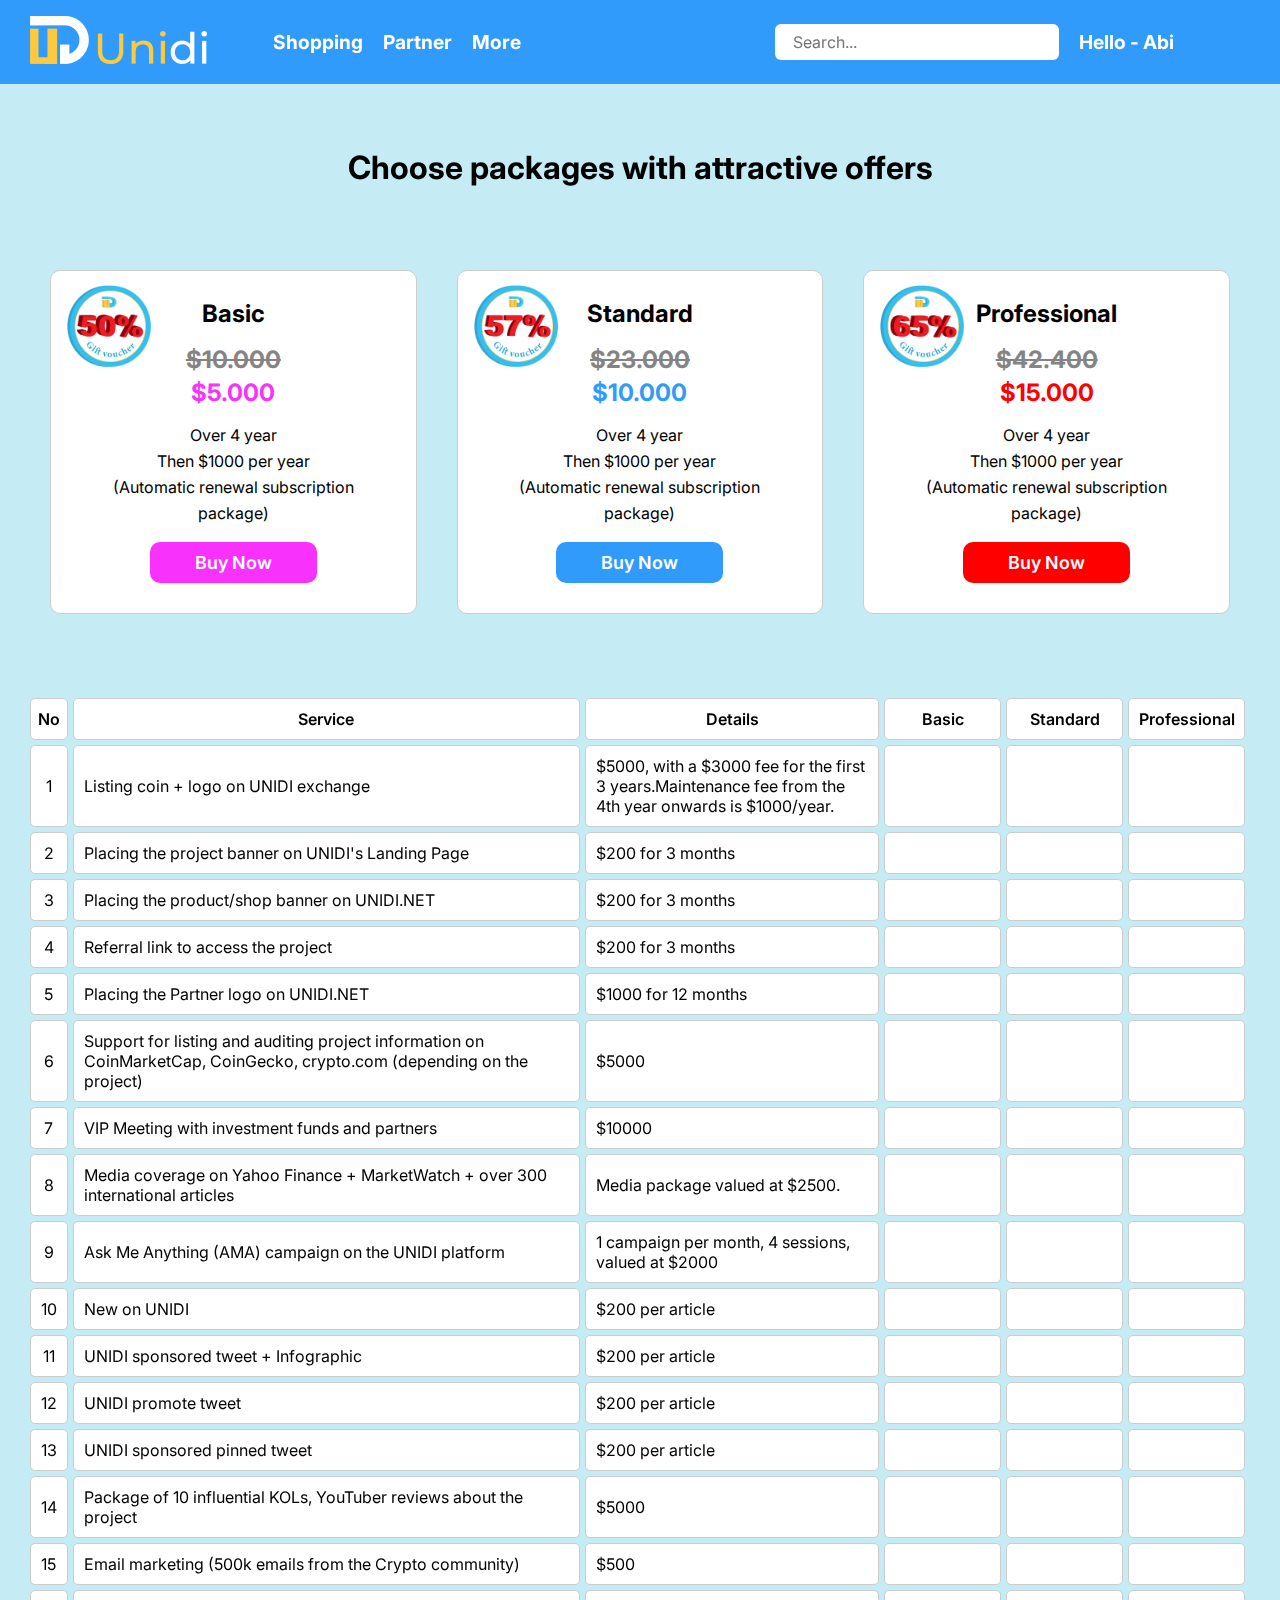
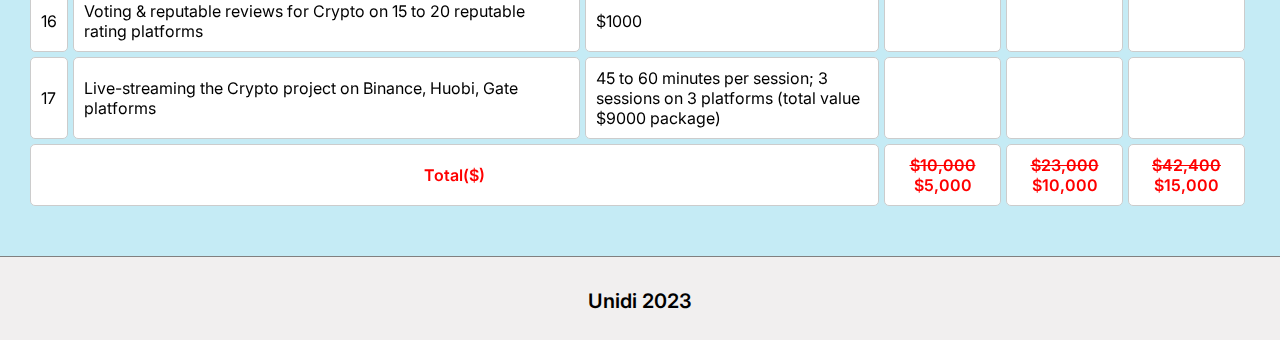
<file: index.html>
<!DOCTYPE HTML>
<html>

<head>
    <title>Offers</title>
    <meta charset="utf-8" />
    <meta name="viewport" content="width=device-width, initial-scale=1, user-scalable=no" />
    <link rel="stylesheet" href="assets/css/packages.css" />
    <link rel="stylesheet" href="assets/css/base.css" />

    <link rel="stylesheet" href="https://cdnjs.cloudflare.com/ajax/libs/font-awesome/6.4.2/css/all.min.css"
        integrity="sha512-z3gLpd7yknf1YoNbCzqRKc4qyor8gaKU1qmn+CShxbuBusANI9QpRohGBreCFkKxLhei6S9CQXFEbbKuqLg0DA=="
        crossorigin="anonymous" referrerpolicy="no-referrer" />
    <link href="https://unpkg.com/aos@2.3.1/dist/aos.css" rel="stylesheet">
    <link rel="stylesheet" href="https://cdnjs.cloudflare.com/ajax/libs/animate.css/4.1.1/animate.min.css" />

</head>

<body>

    <div class="sidebar">
        <div class="sidebar-wrapper">
            <div class="sidebar-close">
                <i class="fa-solid fa-xmark"></i>
                <a href="/index" class="sidebar-img">
                    <img src="./assets/img/logo/uni.png" alt="logo">
                </a>
            </div>
            <div class="sidebar-body">
                <a href="/overview" class="sidebar-item">
                    <i class="fa-solid fa-house"></i>
                    Home
                </a>
                <a href="/home" class="sidebar-item">
                    <i class="fa-solid fa-cart-plus"></i>
                    Shopping
                </a>
                <a href="#partner" class="sidebar-item">
                    <i class="fa-solid fa-handshake"></i>
                    Partner
                </a>
                <a href="/seller" class="sidebar-item">
                    <i class="fa-solid fa-store"></i>
                    Become a seller
                </a>
                <a href="/pools" class="sidebar-item">
                    <i class="fa-solid fa-droplet"></i>
                    Become a pooler
                </a>
                <a href="/pools" class="sidebar-item">
                    <i class="fa-solid fa-globe icon-item"></i>
                    Language
                </a>

                <a href="/pools" class="sidebar-item">
                    <i class="fa-solid fa-cart-shopping icon-item"></i>
                    Cart details
                </a>
                <a href="/pools" class="sidebar-item">
                    <i class="fa-solid fa-bell icon-item"></i>
                    Notification
                </a>


                <div class="sidebar-bottom">
                    <a href="/login" class="sidebar-item action">
                        <i class="fa-regular fa-user"></i>
                        Profile
                    </a>
                    <a href="/register" class="sidebar-item action">
                        <i class="fa-solid fa-arrow-right-from-bracket"></i>
                        Logout
                    </a>
                </div>

            </div>
        </div>

    </div>
    <nav class="navbar">
        <div class="container-fluid">
            <div data-aos="flip-down" class="navbar-container">
                <!-- brand -->
                <div class="brand">
                    <a href="/index">
                        <img class="brand-img" src="./assets/img/logo/Unidi Logo1.png" alt="logo">
                    </a>

                </div>

                <!-- nav link -->
                <div class="nav-link header-nav">
                    <ul class="navbar-nav">
                        <li class=" nav-item">
                            <a href=" /home" class="nav-item">Shopping</a>
                        </li>

                        <li class="nav-item">
                            <a href="#partner" class="nav-item">Partner</a>
                        </li>

                        <li class="nav-item nav-item-more">
                            <div class="nav-item " style="display:flex;gap:10px;align-items:flex-end">
                                More<i class=" fa-solid fa-angle-down"></i>
                                <div class="nav-more-body">
                                    <a href="/seller" class="nav-more-link">
                                        <i class="fa-solid fa-shop"></i>
                                        <span>Become a seller</span>
                                    </a>
                                    <a href="/pools" class="nav-more-link">
                                        <i class="fa-solid fa-droplet"></i>
                                        <span>Become a pooler</span>
                                    </a>
                                </div>
                            </div>
                        </li>

                    </ul>
                    <!-- action search -->
                    <div class="header-search-body">
                        <div class="navbar-action header-search">
                            <i class="fa-solid fa-magnifying-glass nav-search "></i>
                            <input id="search-input" type="text" class="search-input" placeholder="Search...">

                        </div>
                    </div>
                </div>
                <!-- icon -->
                <div class="navbar-icon">
                    <div class="containerLogin">
                        <div class="nav-item nav-item-more">
                            <div class="nav-item " style="display:flex;gap:10px;align-items:flex-end">
                                Hello - Abi <i class=" fa-solid fa-angle-down"></i>
                                <div class="nav-more-body" style="width: 150px;">
                                    <a href="/seller" class="nav-more-link">
                                        <i class="fa-regular fa-user"></i>
                                        <span>Profile</span>
                                    </a>
                                    <a href="/pools" class="nav-more-link">
                                        <i class="fa-solid fa-arrow-right-from-bracket"></i>
                                        <span>Logout</span>
                                    </a>
                                </div>
                            </div>
                        </div>


                    </div>
                    <a href="" class="icon-none">
                        <i class="fa-solid fa-magnifying-glass icon-item "></i>
                    </a>
                    <a href="" class="icon-user">
                        <i class="fa-solid fa-globe icon-item"></i>
                    </a>
                    <a href="" class="icon-user">
                        <i class="fa-solid fa-cart-shopping icon-item"></i>
                    </a>
                    <a href="" class="icon-user">
                        <i class="fa-solid fa-bell icon-item"></i>
                    </a>


                </div>
                <!-- Menu button -->
                <div class="navbar-menu" id="menu-mobile">
                    <div>
                        <i class="fa-solid fa-bars icon-item"></i>
                    </div>
                </div>

            </div>
        </div>
    </nav>


    <section class="offers">
        <div class="container">
            <div class="offers-container">
                <div data-aos="fade-down" class="offers-header">
                    <h2>Choose packages with attractive offers</h2>
                </div>
                <div class="offers-content">
                    <div data-aos="fade-right" class="offers-box">
                        <div class="offers-logo">
                            <img src="./logo/50.png" alt="">
                        </div>
                        <div class="offers-items">
                            <h3 class="offers-heading">Basic</h3>
                            <h3 class="offers-number">$10.000</h3>
                            <h3 class="offers-pink">$5.000</h3>
                            <div class=" offers-items offers-details">
                                <h4>Over 4 year</h4>
                                <h4>Then $1000 per year
                                </h4>
                                <h4>(Automatic renewal subscription package)</h4>
                            </div>
                        </div>
                        <a href="./buynow.html">
                            <button class="btn-text btn-pink">Buy Now</button>
                        </a>
                        <div class="offers-list">
                            <div class="offers-list-items">
                                <img src="./logo/tick 1.svg" alt="">
                                Listing coin + logo on UNIDI exchange
                            </div>
                            <div class="offers-list-items">
                                <img src="./logo/tick 1.svg" alt="">
                                Placing the project banner on UNIDI's Landing Page
                            </div>
                            <div class="offers-list-items">
                                <img src="./logo/tick 1.svg" alt="">
                                Placing the product/shop banner on UNIDI.NET
                            </div>

                            <!-- list none -->
                            <div class="list-hidden">
                                <div class="offers-list-items">
                                    <img src="./logo/tick 1.svg" alt="">
                                    Referral link to access the project
                                </div>

                                <div class="offers-list-items">
                                    <img src="./logo/tick 1.svg" alt="">
                                    Media coverage on Yahoo Finance + MarketWatch + over 300 international articles
                                </div>
                                <div class="offers-list-items">
                                    <img src="./logo/tick 1.svg" alt="">

                                    New on UNIDI
                                </div>
                                <div class="offers-list-items">
                                    <img src="./logo/tick 1.svg" alt="">
                                    UNIDI promote tweet
                                </div>
                                <div class="offers-list-items">
                                    <img src="./logo/tick 1.svg" alt="">
                                    Email marketing (500k emails from the Crypto community)
                                </div>
                                <div class="offers-list-items">
                                    <img src="./logo/tick 1.svg" alt="">
                                    Voting & reputable reviews for Crypto on 15 to 20 reputable rating platforms
                                </div>


                            </div>
                        </div>
                    </div>

                    <div data-aos="fade-up" class="offers-box">
                        <div class="offers-logo">
                            <img src="./logo/57.png" alt="">
                        </div>
                        <div class="offers-items">
                            <h3 class="offers-heading">Standard</h3>
                            <h3 class="offers-number ">$23.000</h3>
                            <h3 class="offers-blu">$10.000</h3>
                            <div class=" offers-items offers-details">
                                <h4>Over 4 year</h4>
                                <h4>Then $1000 per year
                                </h4>
                                <h4>(Automatic renewal subscription package)</h4>
                            </div>

                        </div>
                        <a href="./buynow.html">
                            <button class="btn-text btn-blu">Buy Now</button>
                        </a>

                        <div class="offers-list">
                            <div class="offers-list-items">
                                <img src="./logo/tick 1.svg" alt="">
                                Listing coin + logo on UNIDI exchange
                            </div>
                            <div class="offers-list-items">
                                <img src="./logo/tick 1.svg" alt="">
                                Placing the project banner on UNIDI's Landing Page
                            </div>
                            <div class="offers-list-items">
                                <img src="./logo/tick 1.svg" alt="">
                                Placing the product/shop banner on UNIDI.NET
                            </div>
                            <!-- list none -->
                            <div class="list-hidden">
                                <div class="offers-list-items">
                                    <img src="./logo/tick 1.svg" alt="">
                                    Referral link to access the project
                                </div>

                                <div class="offers-list-items">
                                    <img src="./logo/tick 1.svg" alt="">

                                    Placing the Partner logo on UNIDI.NET
                                </div>
                                <div class="offers-list-items">
                                    <img src="./logo/tick 1.svg" alt="">
                                    Support for listing and auditing project information on CoinMarketCap, CoinGecko,
                                    crypto.com (depending on the project)
                                </div>
                                <div class="offers-list-items">
                                    <img src="./logo/tick 1.svg" alt="">
                                    Media coverage on Yahoo Finance + MarketWatch + over 300 international articles
                                </div>
                                <div class="offers-list-items">
                                    <img src="./logo/tick 1.svg" alt="">
                                    Ask Me Anything (AMA) campaign on the UNIDI platform
                                </div>

                                <div class="offers-list-items">
                                    <img src="./logo/tick 1.svg" alt="">

                                    New on UNIDI
                                </div>

                                <div class="offers-list-items">
                                    <img src="./logo/tick 1.svg" alt="">
                                    UNIDI promote tweet
                                </div>
                                <div class="offers-list-items">
                                    <img src="./logo/tick 1.svg" alt="">
                                    Package of 10 influential KOLs, YouTuber reviews about the project
                                </div>
                                <div class="offers-list-items">
                                    <img src="./logo/tick 1.svg" alt="">
                                    Email marketing (500k emails from the Crypto community)
                                </div>
                                <div class="offers-list-items">
                                    <img src="./logo/tick 1.svg" alt="">
                                    Voting & reputable reviews for Crypto on 15 to 20 reputable rating platforms
                                </div>



                            </div>
                        </div>
                    </div>
                    <div data-aos="fade-left" class="offers-box">
                        <div class="offers-logo">
                            <img src="./logo/65.png" alt="">
                        </div>
                        <div class="offers-items">
                            <h3 class="offers-heading">Professional</h3>
                            <h3 class="offers-number">$42.400
                            </h3>
                            <h3 class="offers-red">$15.000</h3>
                            <div class=" offers-items offers-details">
                                <h4>Over 4 year</h4>
                                <h4>Then $1000 per year
                                </h4>
                                <h4>(Automatic renewal subscription package)</h4>
                            </div>
                        </div>
                        <a href="./buynow.html">
                            <button class="btn-text btn-red">Buy Now</button>
                        </a>
                        <div class="offers-list">
                            <div class="offers-list-items">
                                <img src="./logo/tick 1.svg" alt="">
                                Listing coin + logo on UNIDI exchange
                            </div>
                            <div class="offers-list-items">
                                <img src="./logo/tick 1.svg" alt="">
                                Placing the project banner on UNIDI's Landing Page
                            </div>
                            <div class="offers-list-items">
                                <img src="./logo/tick 1.svg" alt="">
                                Placing the product/shop banner on UNIDI.NET
                            </div>
                            <!-- list none -->
                            <div class="list-hidden">
                                <div class="offers-list-items">
                                    <img src="./logo/tick 1.svg" alt="">
                                    Referral link to access the project
                                </div>

                                <div class="offers-list-items">
                                    <img src="./logo/tick 1.svg" alt="">

                                    Placing the Partner logo on UNIDI.NET
                                </div>
                                <div class="offers-list-items">
                                    <img src="./logo/tick 1.svg" alt="">
                                    Support for listing and auditing project information on CoinMarketCap, CoinGecko,
                                    crypto.com (depending on the project)
                                </div>
                                <div class="offers-list-items">
                                    <img src="./logo/tick 1.svg" alt="">
                                    VIP Meeting with investment funds and partners
                                </div>
                                <div class="offers-list-items">
                                    <img src="./logo/tick 1.svg" alt="">
                                    Media coverage on Yahoo Finance + MarketWatch + over 300 international articles
                                </div>
                                <div class="offers-list-items">
                                    <img src="./logo/tick 1.svg" alt="">
                                    Ask Me Anything (AMA) campaign on the UNIDI platform
                                </div>

                                <div class="offers-list-items">
                                    <img src="./logo/tick 1.svg" alt="">

                                    New on UNIDI
                                </div>
                                <div class="offers-list-items">
                                    <img src="./logo/tick 1.svg" alt="">

                                    UNIDI sponsored tweet + Infographic
                                </div>
                                <div class="offers-list-items">
                                    <img src="./logo/tick 1.svg" alt="">
                                    UNIDI promote tweet
                                </div>
                                <div class="offers-list-items">
                                    <img src="./logo/tick 1.svg" alt="">
                                    UNIDI sponsored pinned tweet
                                </div>
                                <div class="offers-list-items">
                                    <img src="./logo/tick 1.svg" alt="">
                                    Package of 10 influential KOLs, YouTuber reviews about the project
                                </div>
                                <div class="offers-list-items">
                                    <img src="./logo/tick 1.svg" alt="">
                                    Email marketing (500k emails from the Crypto community)
                                </div>
                                <div class="offers-list-items">
                                    <img src="./logo/tick 1.svg" alt="">
                                    Voting & reputable reviews for Crypto on 15 to 20 reputable rating platforms
                                </div>
                                <div class="offers-list-items">
                                    <img src="./logo/tick 1.svg" alt="">
                                    Live-streaming the Crypto project on Binance, Huobi, Gate platforms
                                </div>
                            </div>
                        </div>
                    </div>
                </div>
            </div>
        </div>

    </section>

    <section data-aos="zoom-in-down" class="detailed-table">
        <div class="detailed-hidden">
            <div class="container">
                <div class="detailed-table-container">
                    <div class="detailed-content detailed-item1 ">
                        <div class="table-items table-no">
                            No
                        </div>
                        <div class=" table-items table-service ">
                            Service
                        </div>
                        <div class=" table-items table-details"> Details
                        </div>
                    </div>
                    <div class="detailed-content">
                        <div class=" table-items">
                            Basic
                        </div>
                        <div class=" table-items">
                            Standard
                        </div>
                        <div class=" table-items">
                            Professional
                        </div>
                    </div>

                </div>
                <div class="detailed-table-container">
                    <div class="detailed-content detailed-item1 ">
                        <div class="table-items table-no">
                            1
                        </div>
                        <div class=" table-items table-service table-item">
                            Listing coin + logo on UNIDI exchange
                        </div>
                        <div class=" table-items table-details table-item"> $5000, with a $3000 fee for the first 3
                            years.Maintenance fee from the 4th year onwards is $1000/year.
                        </div>
                    </div>

                    <div class="detailed-content">
                        <div class=" table-items table-basic">
                            <i class="fa-solid fa-circle-check"></i>
                        </div>
                        <div class=" table-items table-standard">
                            <i class="fa-solid fa-circle-check"></i>
                        </div>
                        <div class=" table-items table-professional">
                            <i class="fa-solid fa-circle-check"></i>
                        </div>
                    </div>

                </div>

                <div class="detailed-table-container">
                    <div class="detailed-content detailed-item1 ">
                        <div class="table-items table-no">
                            2
                        </div>
                        <div class=" table-items table-service table-item">
                            Placing the project banner on UNIDI's Landing Page
                        </div>
                        <div class=" table-items table-details table-item">$200 for 3 months
                        </div>
                    </div>

                    <div class="detailed-content">
                        <div class=" table-items table-basic">
                            <i class="fa-solid fa-circle-check"></i>
                        </div>
                        <div class=" table-items table-standard">
                            <i class="fa-solid fa-circle-check"></i>
                        </div>
                        <div class=" table-items table-professional">
                            <i class="fa-solid fa-circle-check"></i>
                        </div>
                    </div>

                </div>

                <div class="detailed-table-container">
                    <div class="detailed-content detailed-item1 ">
                        <div class="table-items table-no">
                            3
                        </div>
                        <div class=" table-items table-service table-item">
                            Placing the product/shop banner on UNIDI.NET
                        </div>
                        <div class=" table-items table-details table-item">$200 for 3 months
                        </div>
                    </div>

                    <div class="detailed-content">
                        <div class=" table-items table-basic">
                            <i class="fa-solid fa-circle-check"></i>
                        </div>
                        <div class=" table-items table-standard">
                            <i class="fa-solid fa-circle-check"></i>
                        </div>
                        <div class=" table-items table-professional">
                            <i class="fa-solid fa-circle-check"></i>
                        </div>
                    </div>

                </div>

                <div class="detailed-table-container">
                    <div class="detailed-content detailed-item1 ">
                        <div class="table-items table-no">
                            4
                        </div>
                        <div class=" table-items table-service table-item">
                            Referral link to access the project
                        </div>
                        <div class=" table-items table-details table-item">$200 for 3 months
                        </div>
                    </div>

                    <div class="detailed-content">
                        <div class=" table-items table-basic">
                            <i class="fa-solid fa-circle-check"></i>
                        </div>
                        <div class=" table-items table-standard">
                            <i class="fa-solid fa-circle-check"></i>
                        </div>
                        <div class=" table-items table-professional">
                            <i class="fa-solid fa-circle-check"></i>
                        </div>
                    </div>

                </div>

                <div class="detailed-table-container">
                    <div class="detailed-content detailed-item1 ">
                        <div class="table-items table-no">
                            5
                        </div>
                        <div class=" table-items table-service table-item">
                            Placing the Partner logo on UNIDI.NET
                        </div>
                        <div class=" table-items table-details table-item">$1000 for 12 months
                        </div>
                    </div>

                    <div class="detailed-content">
                        <div class=" table-items table-basic">
                            <i class=" icon-x fa-solid fa-circle-xmark"></i>
                        </div>
                        <div class=" table-items table-standard">
                            <i class="fa-solid fa-circle-check"></i>
                        </div>
                        <div class=" table-items table-professional">
                            <i class="fa-solid fa-circle-check"></i>
                        </div>
                    </div>

                </div>

                <div class="detailed-table-container">
                    <div class="detailed-content detailed-item1 ">
                        <div class="table-items table-no">
                            6
                        </div>
                        <div class=" table-items table-service table-item">
                            Support for listing and auditing project information on CoinMarketCap, CoinGecko, crypto.com
                            (depending on the project)
                        </div>
                        <div class=" table-items table-details table-item">$5000
                        </div>
                    </div>

                    <div class="detailed-content">
                        <div class=" table-items table-basic">
                            <i class=" icon-x fa-solid fa-circle-xmark"></i>
                        </div>
                        <div class=" table-items table-standard">
                            <i class="fa-solid fa-circle-check"></i>
                        </div>
                        <div class=" table-items table-professional">
                            <i class="fa-solid fa-circle-check"></i>
                        </div>
                    </div>

                </div>

                <div class="detailed-table-container">
                    <div class="detailed-content detailed-item1 ">
                        <div class="table-items table-no">
                            7
                        </div>
                        <div class=" table-items table-service table-item">
                            VIP Meeting with investment funds and partners
                        </div>
                        <div class=" table-items table-details table-item">$10000
                        </div>
                    </div>

                    <div class="detailed-content">
                        <div class=" table-items table-basic">
                            <i class=" icon-x fa-solid fa-circle-xmark"></i>
                        </div>
                        <div class=" table-items table-standard">
                            <i class=" icon-x fa-solid fa-circle-xmark"></i>

                        </div>
                        <div class=" table-items table-professional">
                            <i class="fa-solid fa-circle-check"></i>
                        </div>
                    </div>

                </div>

                <div class="detailed-table-container">
                    <div class="detailed-content detailed-item1 ">
                        <div class="table-items table-no">
                            8
                        </div>
                        <div class=" table-items table-service table-item">
                            Media coverage on Yahoo Finance + MarketWatch + over 300 international articles
                        </div>
                        <div class=" table-items table-details table-item">Media package valued at $2500.
                        </div>
                    </div>

                    <div class="detailed-content">
                        <div class=" table-items table-basic">
                            <i class="fa-solid fa-circle-check"></i>
                        </div>
                        <div class=" table-items table-standard">
                            <i class="fa-solid fa-circle-check"></i>
                        </div>
                        <div class=" table-items table-professional">
                            <i class="fa-solid fa-circle-check"></i>
                        </div>
                    </div>

                </div>

                <div class="detailed-table-container">
                    <div class="detailed-content detailed-item1 ">
                        <div class="table-items table-no">
                            9
                        </div>
                        <div class=" table-items table-service table-item">
                            Ask Me Anything (AMA) campaign on the UNIDI platform
                        </div>
                        <div class=" table-items table-details table-item">1 campaign per month, 4 sessions, valued at
                            $2000
                        </div>
                    </div>

                    <div class="detailed-content">
                        <div class=" table-items table-basic">
                            <i class=" icon-x fa-solid fa-circle-xmark"></i>
                        </div>
                        <div class=" table-items table-standard">
                            <i class="fa-solid fa-circle-check"></i>
                        </div>
                        <div class=" table-items table-professional">
                            <i class="fa-solid fa-circle-check"></i>
                        </div>
                    </div>

                </div>

                <div class="detailed-table-container">
                    <div class="detailed-content detailed-item1 ">
                        <div class="table-items table-no">
                            10
                        </div>
                        <div class=" table-items table-service table-item">
                            New on UNIDI
                        </div>
                        <div class=" table-items table-details table-item">$200 per article
                        </div>
                    </div>

                    <div class="detailed-content">
                        <div class=" table-items table-basic">
                            <i class="fa-solid fa-circle-check"></i>

                        </div>
                        <div class=" table-items table-standard">
                            <i class="fa-solid fa-circle-check"></i>
                        </div>
                        <div class=" table-items table-professional">
                            <i class="fa-solid fa-circle-check"></i>
                        </div>
                    </div>

                </div>

                <div class="detailed-table-container">
                    <div class="detailed-content detailed-item1 ">
                        <div class="table-items table-no">
                            11
                        </div>
                        <div class=" table-items table-service table-item">
                            UNIDI sponsored tweet + Infographic
                        </div>
                        <div class=" table-items table-details table-item">$200 per article
                        </div>
                    </div>

                    <div class="detailed-content">
                        <div class=" table-items table-basic">
                            <i class="icon-x fa-solid fa-circle-xmark"></i>

                        </div>
                        <div class=" table-items table-standard">
                            <i class="icon-x fa-solid fa-circle-xmark"></i>
                        </div>
                        <div class=" table-items table-professional">
                            <i class="fa-solid fa-circle-check"></i>
                        </div>
                    </div>

                </div>

                <div class="detailed-table-container">
                    <div class="detailed-content detailed-item1 ">
                        <div class="table-items table-no">
                            12
                        </div>
                        <div class=" table-items table-service table-item">
                            UNIDI promote tweet
                        </div>
                        <div class=" table-items table-details table-item">$200 per article
                        </div>
                    </div>

                    <div class="detailed-content">
                        <div class=" table-items table-basic">
                            <i class="fa-solid fa-circle-check"></i>

                        </div>
                        <div class=" table-items table-standard">
                            <i class="fa-solid fa-circle-check"></i>
                        </div>
                        <div class=" table-items table-professional">
                            <i class="fa-solid fa-circle-check"></i>
                        </div>
                    </div>

                </div>

                <div class="detailed-table-container">
                    <div class="detailed-content detailed-item1 ">
                        <div class="table-items table-no">
                            13
                        </div>
                        <div class=" table-items table-service table-item">
                            UNIDI sponsored pinned tweet
                        </div>
                        <div class=" table-items table-details table-item">$200 per article
                        </div>
                    </div>

                    <div class="detailed-content">
                        <div class=" table-items table-basic">
                            <!-- <i class="fa-solid fa-circle-check"></i> -->

                        </div>
                        <div class=" table-items table-standard">
                            <!-- <i class="fa-solid fa-circle-check"></i> -->
                        </div>
                        <div class=" table-items table-professional">
                            <i class="fa-solid fa-circle-check"></i>
                        </div>
                    </div>

                </div>

                <div class="detailed-table-container">
                    <div class="detailed-content detailed-item1 ">
                        <div class="table-items table-no">
                            14
                        </div>
                        <div class=" table-items table-service table-item">
                            Package of 10 influential KOLs, YouTuber reviews about the project
                        </div>
                        <div class=" table-items table-details table-item">$5000
                        </div>
                    </div>

                    <div class="detailed-content">
                        <div class=" table-items table-basic">
                            <i class="icon-x fa-solid fa-circle-xmark"></i>

                        </div>
                        <div class=" table-items table-standard">
                            <i class="fa-solid fa-circle-check"></i>
                        </div>
                        <div class=" table-items table-professional">
                            <i class="fa-solid fa-circle-check"></i>
                        </div>
                    </div>

                </div>
                <div class="detailed-table-container">
                    <div class="detailed-content detailed-item1 ">
                        <div class="table-items table-no">
                            15
                        </div>
                        <div class=" table-items table-service table-item">
                            Email marketing (500k emails from the Crypto community)
                        </div>
                        <div class=" table-items table-details table-item">$500
                        </div>
                    </div>

                    <div class="detailed-content">
                        <div class=" table-items table-basic">
                            <i class="fa-solid fa-circle-check"></i>

                        </div>
                        <div class=" table-items table-standard">
                            <i class="fa-solid fa-circle-check"></i>
                        </div>
                        <div class=" table-items table-professional">
                            <i class="fa-solid fa-circle-check"></i>
                        </div>
                    </div>

                </div>

                <div class="detailed-table-container">
                    <div class="detailed-content detailed-item1 ">
                        <div class="table-items table-no">
                            16
                        </div>
                        <div class=" table-items table-service table-item">
                            Voting & reputable reviews for Crypto on 15 to 20 reputable rating platforms
                        </div>
                        <div class=" table-items table-details table-item">$1000
                        </div>
                    </div>

                    <div class="detailed-content">
                        <div class=" table-items table-basic">
                            <i class="fa-solid fa-circle-check"></i>

                        </div>
                        <div class=" table-items table-standard">
                            <i class="fa-solid fa-circle-check"></i>
                        </div>
                        <div class=" table-items table-professional">
                            <i class="fa-solid fa-circle-check"></i>
                        </div>
                    </div>

                </div>
                <div class="detailed-table-container">
                    <div class="detailed-content detailed-item1 ">
                        <div class="table-items table-no">
                            17
                        </div>
                        <div class=" table-items table-service table-item">
                            Live-streaming the Crypto project on Binance, Huobi, Gate platforms
                        </div>
                        <div class=" table-items table-details table-item">45 to 60 minutes per session; 3 sessions on 3
                            platforms (total value $9000 package)
                        </div>
                    </div>

                    <div class="detailed-content">
                        <div class=" table-items table-basic">
                            <i class="icon-x fa-solid fa-circle-xmark"></i>

                        </div>
                        <div class=" table-items table-standard">
                            <i class="icon-x fa-solid fa-circle-xmark"></i>
                        </div>
                        <div class=" table-items table-professional">
                            <i class="fa-solid fa-circle-check"></i>
                        </div>
                    </div>

                </div>
                <!-- total -->
                <div class="detailed-table-container">
                    <div class="detailed-total detailed-color ">
                        <div class=" table-items table-service ">
                            Total($)
                        </div>

                    </div>

                    <div class="detailed-content detailed-color ">
                        <div class=" table-items table-basic" style="display: block;">
                            <span style=" text-decoration: line-through;">
                                $10,000
                            </span>
                            <span>
                                $5,000
                            </span>


                        </div>
                        <div class=" table-items table-standard" style="display: block;">
                            <span style=" text-decoration: line-through;">
                                $23,000
                            </span>
                            <span>
                                $10,000
                            </span>
                        </div>
                        <div class=" table-items table-professional" style="display: block;">
                            <span style=" text-decoration: line-through;">
                                $42,400
                            </span>
                            <span>
                                $15,000
                            </span>
                        </div>
                    </div>

                </div>

            </div>

        </div>

    </section>
    <!-- Footer -->
    <footer class="footer">
        <div class="container">
            <div data-aos="fade-up" class="footer-container">
                <div class="footer-link">
                    <!-- about -->
                    <div>
                        <h5>About</h5>
                        <ul class="text-md">
                            <li>
                                <a href="">About</a>
                            </li>
                            <li>
                                <a href="">Business</a>
                            </li>
                            <li>
                                <a href="">Community</a>
                            </li>
                            <li>
                                <a href="">Contacts</a>
                            </li>
                            <li>
                                <a href="">Teams</a>
                            </li>
                            <li>
                                <a href="">Privacy</a>
                            </li>
                            <li>
                                <a href="">News</a>
                            </li>
                            <li>
                                <a href="">Privacy</a>
                            </li>
                            <li>
                                <a href="">Sitemap</a>
                            </li>
                        </ul>
                    </div>

                    <div>
                        <h5>Product</h5>
                        <ul class="text-md">
                            <li>
                                <a href="">Download</a>
                            </li>
                            <li>
                                <a href="">Pricing</a>
                            </li>
                            <li>
                                <a href="">Locations</a>
                            </li>
                            <li>
                                <a href="">Server</a>
                            </li>
                            <li>
                                <a href="">Countries</a>
                            </li>
                            <li>
                                <a href="">Blog</a>
                            </li>
                        </ul>
                    </div>

                    <div>
                        <h5>Service</h5>
                        <ul class="text-md">
                            <li>
                                <a href="">Downloads </a>
                            </li>
                            <li>
                                <a href="">Desktop</a>
                            </li>
                            <li>
                                <a href="">Application</a>
                            </li>
                            <li>
                                <a href="">Referral</a>
                            </li>
                            <li>
                                <a href="">Affiliate</a>
                            </li>
                            <li>
                                <a href="">Listing</a>
                            </li>
                        </ul>
                    </div>

                    <div>
                        <h5>Support</h5>
                        <ul class="text-md">
                            <li>
                                <a href="">Support Center
                                </a>
                            </li>
                            <li>
                                <a href="">24/7 Chat Support</a>
                            </li>
                            <li>
                                <a href="">Fees</a>
                            </li>

                        </ul>
                    </div>


                    <div>
                        <h5>Learn</h5>
                        <ul class="text-md">
                            <li>
                                <a href="">Learn & Earn
                                </a>
                            </li>
                            <li>
                                <a href="">Buy BNB</a>
                            </li>
                            <li>
                                <a href="">Buy BUSD</a>
                            </li>

                            <li>
                                <a href="">Buy Bitcoin</a>
                            </li>

                            <li>
                                <a href="">Buy Ethereum</a>
                            </li>

                            <li>
                                <a href="">Buy SEF</a>
                            </li>
                            <li>
                                <a href="">Buy ITG</a>
                            </li>

                        </ul>
                    </div>
                    <!-- local brand -->

                    <div>
                        <h5>Community</h5>
                        <!-- img -->
                        <div>
                            <div class="footer-box">
                                <!-- local -->
                                <div class="shop-brand">
                                    <div>
                                        <i class="fa-brands fa-apple icon-ap"></i>
                                    </div>

                                </div>

                                <div class="shop-brand">
                                    <div>
                                        <i class=" icon-ap fa-brands fa-android"></i>
                                    </div>
                                </div>

                                <div class="shop-brand">
                                    <div>
                                        <i class=" icon-ap fa-brands fa-google-play"></i>
                                    </div>
                                </div>

                                <div class="shop-brand">
                                    <div>
                                        <i class=" icon-ap fa-solid fa-circle-xmark"></i>
                                    </div>
                                </div>

                                <div class="shop-brand">
                                    <div>
                                        <i class=" icon-ap fa-brands fa-windows"></i>
                                    </div>
                                </div>

                                <div class="shop-brand">
                                    <div>
                                        <i class=" icon-ap fa-brands fa-linux"></i>
                                    </div>

                                </div>
                            </div>
                        </div>
                        </ul>
                    </div>

                </div>
            </div>
        </div>

    </footer>
    <div class="footer__after">
        <span>
            Unidi
        </span>

        <i class="fa-regular fa-copyright"></i>
        <span>2023</span>
    </div>
    <!-- Scripts -->
    <script>
        const menu = document.getElementById("menu-mobile");
        const sidebar = document.querySelector(".sidebar");
        const close = document.querySelector(".sidebar-close i");
        const sidebarbody = document.querySelector(".sidebar-wrapper");

        menu.onclick = () => {
            sidebar.style = "left:0";
            sidebarbody.style = "transform:translateX(0%);"
        }
        close.onclick = () => {
            sidebar.style = "left:100%";
            sidebarbody.style = "transform:translateX(100%);"
        }
    </script>
    <script src="https://unpkg.com/aos@2.3.1/dist/aos.js"></script>
    <script>
        AOS.init({ duration: 750 });
    </script>

</body>

</html>
</file>
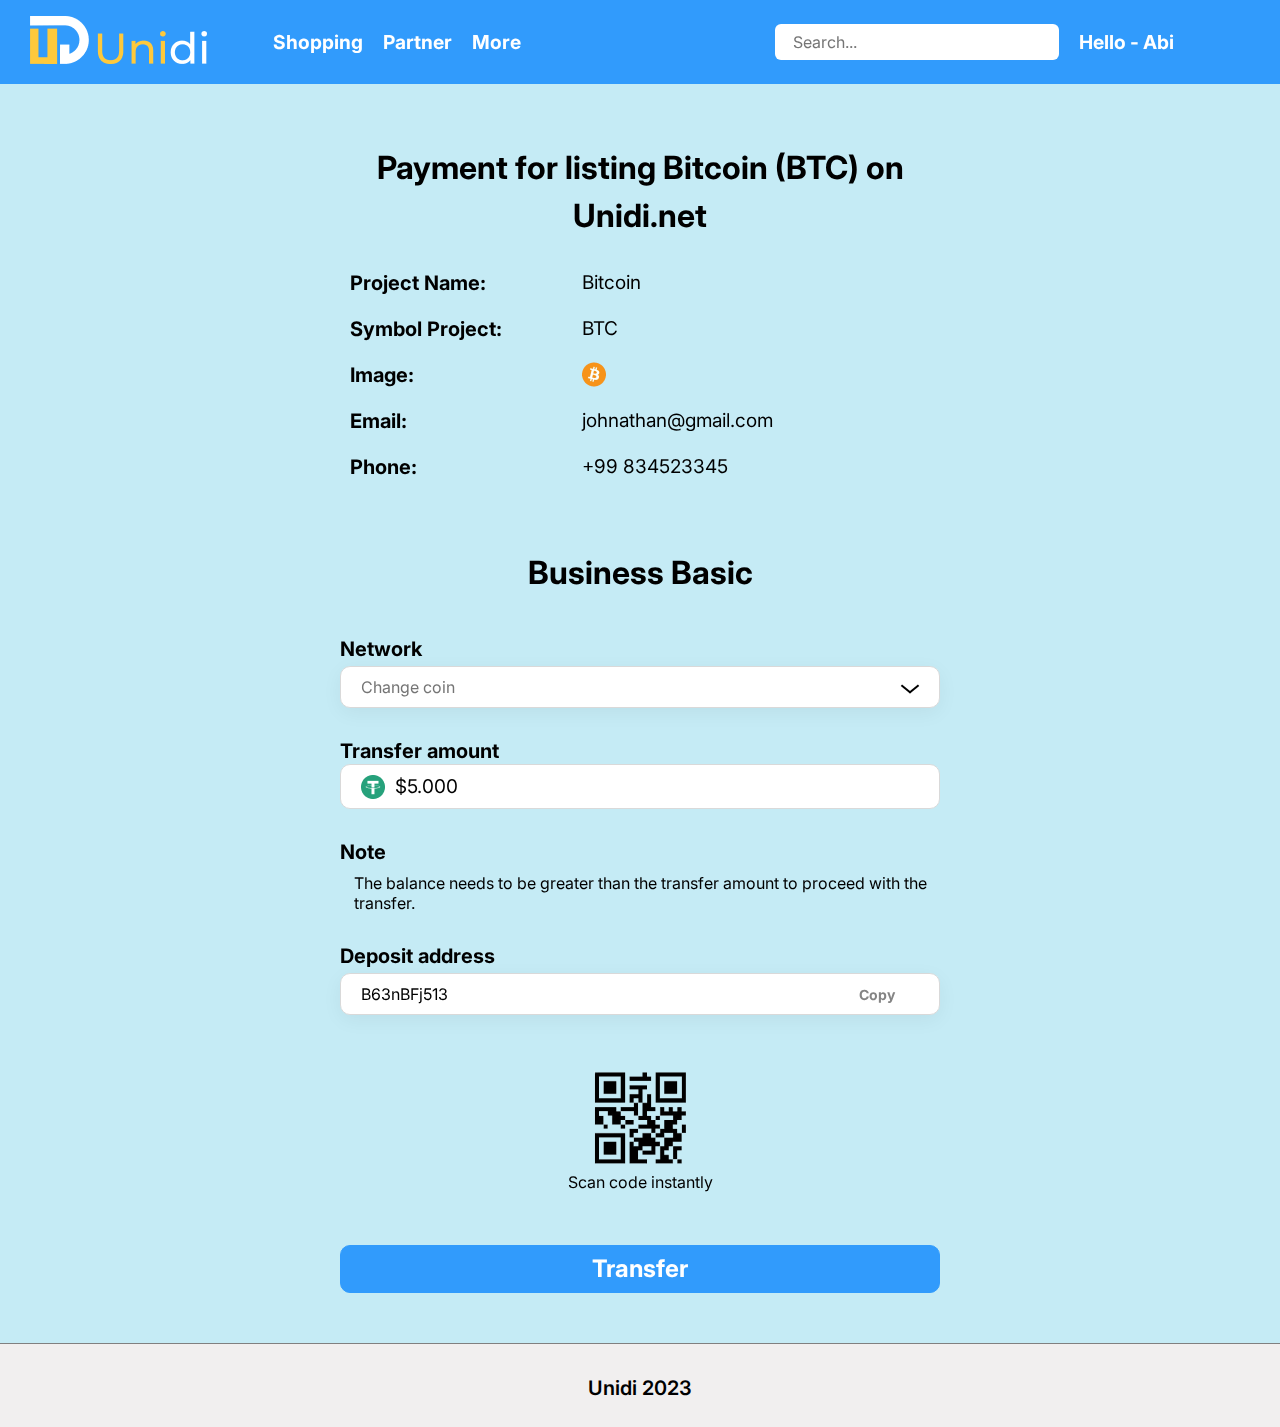
<file: buynow.html>
<!DOCTYPE HTML>
<html>

<head>
    <title>Buy Now</title>
    <meta charset="utf-8" />
    <meta name="viewport" content="width=device-width, initial-scale=1, user-scalable=no" />
    <link rel="stylesheet" href="assets/css/base.css" />
    <link rel="stylesheet" href="assets/css/_buynow.css" />

    <!-- Fontawesome Icon -->
    <link rel="stylesheet" href="https://cdnjs.cloudflare.com/ajax/libs/font-awesome/6.4.2/css/all.min.css"
        integrity="sha512-z3gLpd7yknf1YoNbCzqRKc4qyor8gaKU1qmn+CShxbuBusANI9QpRohGBreCFkKxLhei6S9CQXFEbbKuqLg0DA=="
        crossorigin="anonymous" referrerpolicy="no-referrer" />

    <!-- AOS CSS -->
    <link href="https://unpkg.com/aos@2.3.1/dist/aos.css" rel="stylesheet" />

    <link rel="stylesheet" href="https://cdnjs.cloudflare.com/ajax/libs/animate.css/4.1.1/animate.min.css" />
</head>

<body>

    <div class="sidebar">
        <div class="sidebar-wrapper">
            <div class="sidebar-close">
                <i class="fa-solid fa-xmark"></i>
                <a href="/index" class="sidebar-img">
                    <img src="./assets/img/logo/uni.png" alt="logo">
                </a>
            </div>
            <div class="sidebar-body">
                <a href="/overview" class="sidebar-item">
                    <i class="fa-solid fa-house"></i>
                    Home
                </a>
                <a href="/home" class="sidebar-item">
                    <i class="fa-solid fa-cart-plus"></i>
                    Shopping
                </a>
                <a href="#partner" class="sidebar-item">
                    <i class="fa-solid fa-handshake"></i>
                    Partner
                </a>
                <a href="/seller" class="sidebar-item">
                    <i class="fa-solid fa-store"></i>
                    Become a seller
                </a>
                <a href="/pools" class="sidebar-item">
                    <i class="fa-solid fa-droplet"></i>
                    Become a pooler
                </a>
                <a href="/pools" class="sidebar-item">
                    <i class="fa-solid fa-globe icon-item"></i>
                    Language
                </a>

                <a href="/pools" class="sidebar-item">
                    <i class="fa-solid fa-cart-shopping icon-item"></i>
                    Cart details
                </a>
                <a href="/pools" class="sidebar-item">
                    <i class="fa-solid fa-bell icon-item"></i>
                    Notification
                </a>


                <div class="sidebar-bottom">
                    <a href="/login" class="sidebar-item action">
                        <i class="fa-regular fa-user"></i>
                        Profile
                    </a>
                    <a href="/register" class="sidebar-item action">
                        <i class="fa-solid fa-arrow-right-from-bracket"></i>
                        Logout
                    </a>
                </div>

            </div>
        </div>

    </div>
    <nav class="navbar">
        <div class="container-fluid">
            <div data-aos="flip-up" class="navbar-container">
                <!-- brand -->
                <div class="brand">
                    <a href="/index">
                        <img class="brand-img" src="./assets/img/logo/Unidi Logo1.png" alt="logo">
                    </a>

                </div>

                <!-- nav link -->
                <div class="nav-link header-nav">
                    <ul class="navbar-nav">
                        <li class=" nav-item">
                            <a href=" /home" class="nav-item">Shopping</a>
                        </li>

                        <li class="nav-item">
                            <a href="#partner" class="nav-item">Partner</a>
                        </li>

                        <li class="nav-item nav-item-more">
                            <div class="nav-item " style="display:flex;gap:10px;align-items:flex-end">
                                More<i class=" fa-solid fa-angle-down"></i>
                                <div class="nav-more-body">
                                    <a href="/seller" class="nav-more-link">
                                        <i class="fa-solid fa-shop"></i>
                                        <span>Become a seller</span>
                                    </a>
                                    <a href="/pools" class="nav-more-link">
                                        <i class="fa-solid fa-droplet"></i>
                                        <span>Become a pooler</span>
                                    </a>
                                </div>
                            </div>
                        </li>

                    </ul>
                    <!-- action search -->
                    <div class="header-search-body">
                        <div class="navbar-action header-search">
                            <i class="fa-solid fa-magnifying-glass nav-search "></i>
                            <input id="search-input" type="text" class="search-input" placeholder="Search...">

                        </div>
                    </div>
                </div>
                <!-- icon -->
                <div class="navbar-icon">
                    <div class="containerLogin">
                        <div class="nav-item nav-item-more">
                            <div class="nav-item " style="display:flex;gap:10px;align-items:flex-end">
                                Hello - Abi <i class=" fa-solid fa-angle-down"></i>
                                <div class="nav-more-body" style="width: 150px;">
                                    <a href="/seller" class="nav-more-link">
                                        <i class="fa-regular fa-user"></i>
                                        <span>Profile</span>
                                    </a>
                                    <a href="/pools" class="nav-more-link">
                                        <i class="fa-solid fa-arrow-right-from-bracket"></i>
                                        <span>Logout</span>
                                    </a>
                                </div>
                            </div>
                        </div>


                    </div>
                    <a href="" class="icon-none">
                        <i class="fa-solid fa-magnifying-glass icon-item "></i>
                    </a>
                    <a href="" class="icon-user">
                        <i class="fa-solid fa-globe icon-item"></i>
                    </a>
                    <a href="" class="icon-user">
                        <i class="fa-solid fa-cart-shopping icon-item"></i>
                    </a>
                    <a href="" class="icon-user">
                        <i class="fa-solid fa-bell icon-item"></i>
                    </a>


                </div>
                <!-- Menu button -->
                <div class="navbar-menu" id="menu-mobile">
                    <div>
                        <i class="fa-solid fa-bars icon-item"></i>
                    </div>
                </div>

            </div>
        </div>
    </nav>


    <main>
        <section class="buynow">
            <div class="container">
                <div class="containerBodyDeposit">
                    <div class="back" onclick="history.back()">
                        <a href="./index.html">
                            <i class="fa-solid fa-angle-left fa-xl"></i>
                        </a>
                    </div>
                    <div data-aos="zoom-in" class="containerDeposit payment ">
                        <h2 style="text-align: center; line-height: 3rem">Payment for listing Bitcoin (BTC) on
                            <span>Unidi.net</span>
                        </h2>

                        <div class="containerAll ckeck-inf">
                            <div class="p-item">
                                <h4>Project Name:</h4>
                                <h5>Bitcoin</h5>
                            </div>

                            <div class="p-item">
                                <h4>Symbol Project:</h4>
                                <h5>
                                    BTC</h5>
                            </div>

                            <div class="p-item">
                                <h4>Image:</h4>
                                <img src="./assets/images/Bitcoin.png" alt="">
                            </div>

                            <div class="p-item">
                                <h4>Email:</h4>
                                <h5>johnathan@gmail.com</h5>
                            </div>
                            <div class="p-item">
                                <h4>Phone:</h4>
                                <h5>+99 834523345</h5>
                            </div>

                        </div>
                    </div>
                    <div class="containerDeposit">
                        <h2 data-aos="zoom-out-down">Business Basic</h2>
                        <div data-aos="flip-left" data-aos-easing="ease-out-cubic" data-aos-duration="900"
                            class="containerAll">
                            <h4>Network</h4>
                            <div class="dropdown">
                                <input type="text" class="text02" readonly placeholder="Change coin"
                                    style="height: 42px;">
                                <div class="option">
                                    <div onmouseover="show('BTC')" class="optionCoin">
                                        <img style="margin-right: 15px;" src="./assets/images/Bitcoin.png">
                                        <h5>BTC</h5>
                                        <h6>Bitcoin</h6>
                                    </div>

                                    <div onmouseover="show('BNB')" class="optionCoin">
                                        <img style="margin-right: 15px;" src="./assets/images/BNB.png">
                                        <h5>BNB</h5>
                                        <h6>Binance</h6>
                                    </div>
                                    <div onmouseover="show('ETH')" class="optionCoin">
                                        <img style="margin-right: 15px;" src="./assets/images/ETH.png">
                                        <h5>ETH</h5>
                                        <h6>Ethereum</h6>
                                    </div>
                                </div>
                            </div>

                            <h4>Transfer amount</h4>
                            <div class="transfer">
                                <img src="./assets/images/USDT 1.png" alt="">
                                <h5>$5.000</h5>

                            </div>
                            <h4>Note </h4>
                            <div class="note">
                                <i class="fa-solid fa-circle-exclamation fa-xl"></i>
                                <p>The balance needs to be greater than the transfer amount to proceed with the
                                    transfer.</p>
                            </div>
                            <div class="business-hidden">
                                <h4>Deposit address</h4>
                                <div class="inputCopy">
                                    <input type="text" id="myInput" readonly value="B63nBFj513" style="height: 42px;">
                                    <div class="btnCopy">
                                        <button onclick="myFunction()">Copy</button>
                                    </div>
                                </div>


                                <div class="qrcode">
                                    <div class="qrcodeColumn">
                                        <img src="./assets/images/qrcode.png">
                                        <p>Scan code instantly</p>
                                    </div>
                                    <div class="reload">
                                        <i class="fa-solid fa-rotate fa-xl"></i>
                                    </div>
                                </div>
                            </div>
                            <button class="btn-transfer" id="showDivButton">
                                <h3>Transfer</h3>
                            </button>


                        </div>
                    </div>

                </div>
            </div>
        </section>
        <div class="status-popup" id="statusPopup">
            You have 1 transaction in progress
        </div>
    </main>
    <!-- Footer -->
    <footer class="footer">
        <div class="container">
            <div data-aos="fade-up" class="footer-container">
                <div class="footer-link">
                    <!-- about -->
                    <div>
                        <h5>About</h5>
                        <ul class="text-md">
                            <li>
                                <a href="">About</a>
                            </li>
                            <li>
                                <a href="">Business</a>
                            </li>
                            <li>
                                <a href="">Community</a>
                            </li>
                            <li>
                                <a href="">Contacts</a>
                            </li>
                            <li>
                                <a href="">Teams</a>
                            </li>
                            <li>
                                <a href="">Privacy</a>
                            </li>
                            <li>
                                <a href="">News</a>
                            </li>
                            <li>
                                <a href="">Privacy</a>
                            </li>
                            <li>
                                <a href="">Sitemap</a>
                            </li>
                        </ul>
                    </div>

                    <div>
                        <h5>Product</h5>
                        <ul class="text-md">
                            <li>
                                <a href="">Download</a>
                            </li>
                            <li>
                                <a href="">Pricing</a>
                            </li>
                            <li>
                                <a href="">Locations</a>
                            </li>
                            <li>
                                <a href="">Server</a>
                            </li>
                            <li>
                                <a href="">Countries</a>
                            </li>
                            <li>
                                <a href="">Blog</a>
                            </li>
                        </ul>
                    </div>

                    <div>
                        <h5>Service</h5>
                        <ul class="text-md">
                            <li>
                                <a href="">Downloads </a>
                            </li>
                            <li>
                                <a href="">Desktop</a>
                            </li>
                            <li>
                                <a href="">Application</a>
                            </li>
                            <li>
                                <a href="">Referral</a>
                            </li>
                            <li>
                                <a href="">Affiliate</a>
                            </li>
                            <li>
                                <a href="">Listing</a>
                            </li>
                        </ul>
                    </div>

                    <div>
                        <h5>Support</h5>
                        <ul class="text-md">
                            <li>
                                <a href="">Support Center
                                </a>
                            </li>
                            <li>
                                <a href="">24/7 Chat Support</a>
                            </li>
                            <li>
                                <a href="">Fees</a>
                            </li>

                        </ul>
                    </div>


                    <div>
                        <h5>Learn</h5>
                        <ul class="text-md">
                            <li>
                                <a href="">Learn & Earn
                                </a>
                            </li>
                            <li>
                                <a href="">Buy BNB</a>
                            </li>
                            <li>
                                <a href="">Buy BUSD</a>
                            </li>

                            <li>
                                <a href="">Buy Bitcoin</a>
                            </li>

                            <li>
                                <a href="">Buy Ethereum</a>
                            </li>

                            <li>
                                <a href="">Buy SEF</a>
                            </li>
                            <li>
                                <a href="">Buy ITG</a>
                            </li>

                        </ul>
                    </div>
                    <!-- local brand -->

                    <div>
                        <h5>Community</h5>
                        <!-- img -->
                        <div>
                            <div class="footer-box">
                                <!-- local -->
                                <div class="shop-brand">
                                    <div>
                                        <i class="fa-brands fa-apple icon-ap"></i>
                                    </div>

                                </div>

                                <div class="shop-brand">
                                    <div>
                                        <i class=" icon-ap fa-brands fa-android"></i>
                                    </div>
                                </div>

                                <div class="shop-brand">
                                    <div>
                                        <i class=" icon-ap fa-brands fa-google-play"></i>
                                    </div>
                                </div>

                                <div class="shop-brand">
                                    <div>
                                        <i class=" icon-ap fa-solid fa-circle-xmark"></i>
                                    </div>
                                </div>

                                <div class="shop-brand">
                                    <div>
                                        <i class=" icon-ap fa-brands fa-windows"></i>
                                    </div>
                                </div>

                                <div class="shop-brand">
                                    <div>
                                        <i class=" icon-ap fa-brands fa-linux"></i>
                                    </div>

                                </div>
                            </div>
                        </div>
                        </ul>
                    </div>

                </div>
            </div>
        </div>

    </footer>
    <div class="footer__after">
        <span>
            Unidi
        </span>

        <i class="fa-regular fa-copyright"></i>
        <span>2023</span>
    </div>
    <!-- Scripts -->
    <script>



        const menu = document.getElementById("menu-mobile");
        const sidebar = document.querySelector(".sidebar");
        const close = document.querySelector(".sidebar-close i");
        const sidebarbody = document.querySelector(".sidebar-wrapper");

        menu.onclick = () => {
            sidebar.style = "left:0";
            sidebarbody.style = "transform:translateX(0%);"
        }
        close.onclick = () => {
            sidebar.style = "left:100%";
            sidebarbody.style = "transform:translateX(100%);"
        }


        let dropdown = document.querySelector('.dropdown');
        dropdown.onclick = function () {
            dropdown.classList.toggle('active');
        }

        function show(a) {
            document.querySelector('.text02').value = a;
        }

        function myFunction() {

            var copyText = document.getElementById("myInput");
            copyText.select();
            copyText.setSelectionRange(0, 99999);


            navigator.clipboard.writeText(copyText.value);
            alert("Copied the text: " + copyText.value);
        }

        const showDivButton = document.getElementById('showDivButton');
        console.log(showDivButton)
        const statusPopup = document.getElementById('statusPopup');
        console.log(statusPopup)

        showDivButton.addEventListener('click', function () {

            if (statusPopup.style.display === 'block') {
                statusPopup.style.display = 'none';
            } else {
                statusPopup.style.display = 'block';
                setTimeout(function () {
                    statusPopup.style.display = 'none';
                }, 1500);
            }
        });

    </script>
    <script src="https://unpkg.com/aos@2.3.1/dist/aos.js"></script>
    <script>
        AOS.init({ duration: 750 });
    </script>



</body>

</html>
</file>
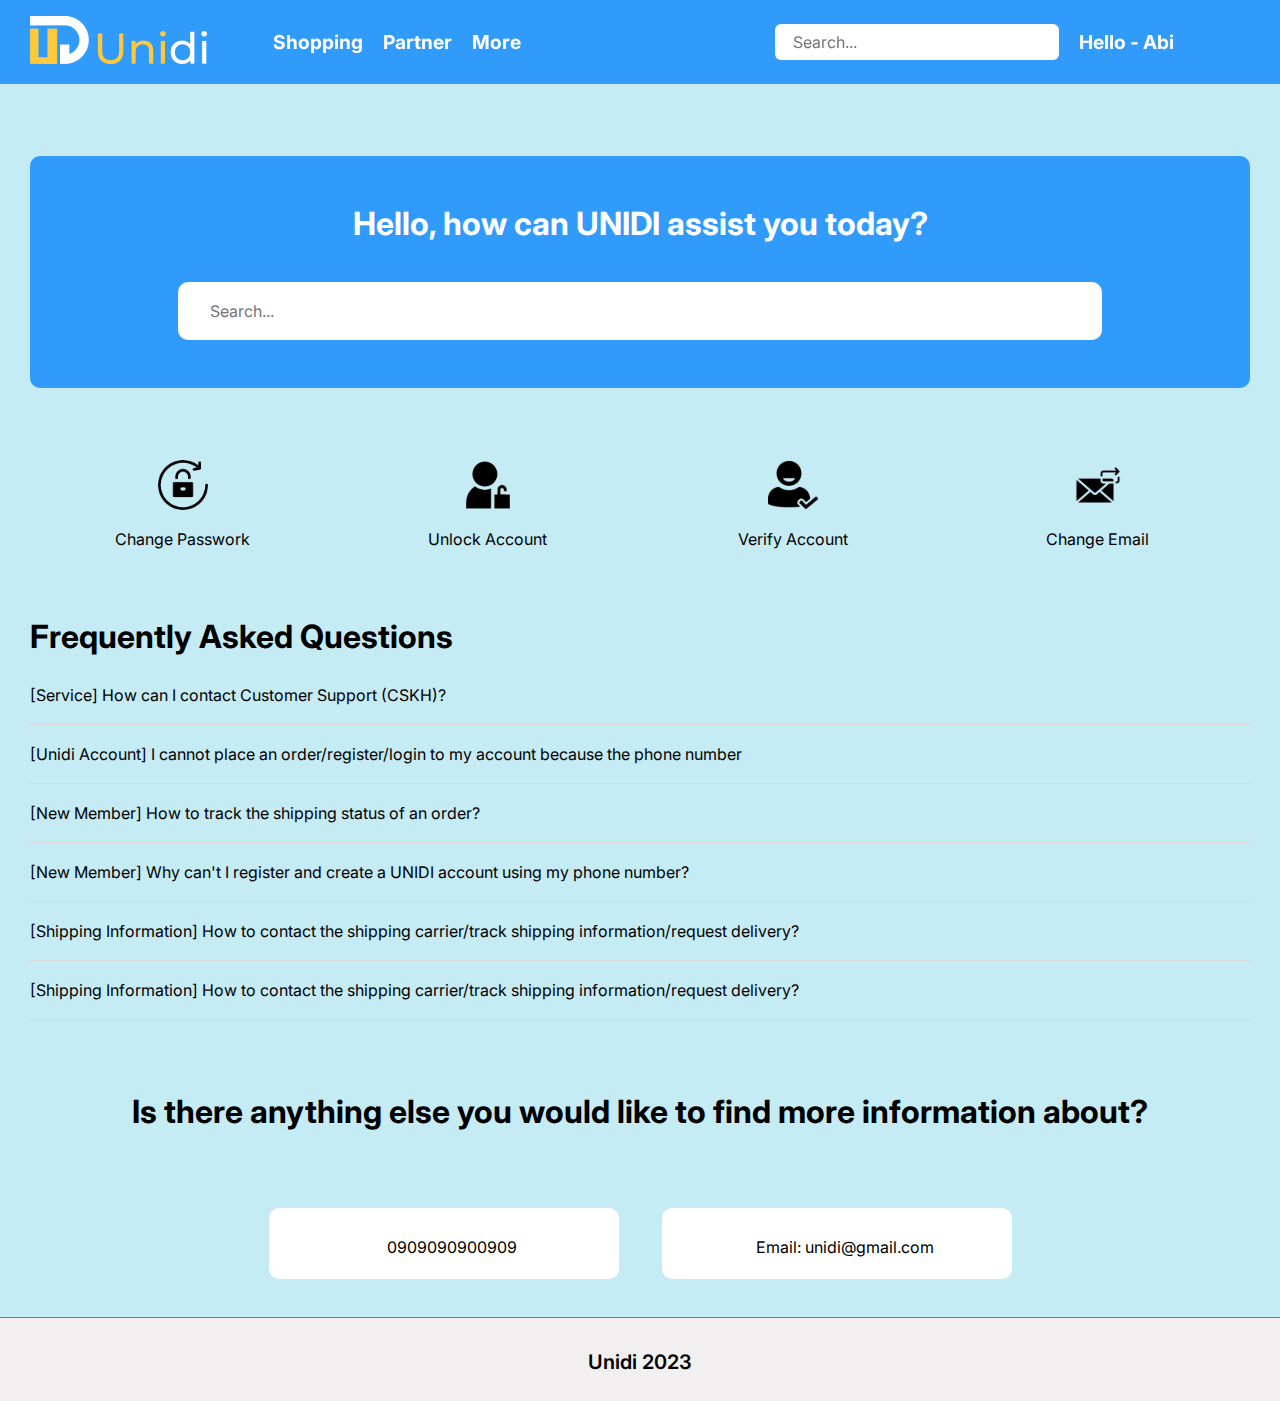
<file: faq.html>
<!DOCTYPE HTML>
<html>

<head>
    <title>FAQ</title>
    <meta charset="utf-8" />
    <meta name="viewport" content="width=device-width, initial-scale=1, user-scalable=no" />
    <link rel="stylesheet" href="assets/css/base.css" />
    <link rel="stylesheet" href="assets/css/_faq.css" />

    <!-- Fontawesome Icon -->
    <link rel="stylesheet" href="https://cdnjs.cloudflare.com/ajax/libs/font-awesome/6.4.2/css/all.min.css"
        integrity="sha512-z3gLpd7yknf1YoNbCzqRKc4qyor8gaKU1qmn+CShxbuBusANI9QpRohGBreCFkKxLhei6S9CQXFEbbKuqLg0DA=="
        crossorigin="anonymous" referrerpolicy="no-referrer" />

    <!-- AOS CSS -->
    <link href="https://unpkg.com/aos@2.3.1/dist/aos.css" rel="stylesheet" />

    <link rel="stylesheet" href="https://cdnjs.cloudflare.com/ajax/libs/animate.css/4.1.1/animate.min.css" />
</head>

<body>

    <div class="sidebar">
        <div class="sidebar-wrapper">
            <div class="sidebar-close">
                <i class="fa-solid fa-xmark"></i>
                <a href="/index" class="sidebar-img">
                    <img src="./assets/img/logo/uni.png" alt="logo">
                </a>
            </div>
            <div class="sidebar-body">
                <a href="/overview" class="sidebar-item">
                    <i class="fa-solid fa-house"></i>
                    Home
                </a>
                <a href="/home" class="sidebar-item">
                    <i class="fa-solid fa-cart-plus"></i>
                    Shopping
                </a>
                <a href="#partner" class="sidebar-item">
                    <i class="fa-solid fa-handshake"></i>
                    Partner
                </a>
                <a href="/seller" class="sidebar-item">
                    <i class="fa-solid fa-store"></i>
                    Become a seller
                </a>
                <a href="/pools" class="sidebar-item">
                    <i class="fa-solid fa-droplet"></i>
                    Become a pooler
                </a>
                <a href="/pools" class="sidebar-item">
                    <i class="fa-solid fa-globe icon-item"></i>
                    Language
                </a>

                <a href="/pools" class="sidebar-item">
                    <i class="fa-solid fa-cart-shopping icon-item"></i>
                    Cart details
                </a>
                <a href="/pools" class="sidebar-item">
                    <i class="fa-solid fa-bell icon-item"></i>
                    Notification
                </a>


                <div class="sidebar-bottom">
                    <a href="/login" class="sidebar-item action">
                        <i class="fa-regular fa-user"></i>
                        Profile
                    </a>
                    <a href="/register" class="sidebar-item action">
                        <i class="fa-solid fa-arrow-right-from-bracket"></i>
                        Logout
                    </a>
                </div>

            </div>
        </div>

    </div>
    <nav class="navbar">
        <div class="container-fluid">
            <div data-aos="flip-up" class="navbar-container">
                <!-- brand -->
                <div class="brand">
                    <a href="/index">
                        <img class="brand-img" src="./assets/img/logo/Unidi Logo1.png" alt="logo">
                    </a>

                </div>

                <!-- nav link -->
                <div class="nav-link header-nav">
                    <ul class="navbar-nav">
                        <li class=" nav-item">
                            <a href=" /home" class="nav-item">Shopping</a>
                        </li>

                        <li class="nav-item">
                            <a href="#partner" class="nav-item">Partner</a>
                        </li>

                        <li class="nav-item nav-item-more">
                            <div class="nav-item " style="display:flex;gap:10px;align-items:flex-end">
                                More<i class=" fa-solid fa-angle-down"></i>
                                <div class="nav-more-body">
                                    <a href="/seller" class="nav-more-link">
                                        <i class="fa-solid fa-shop"></i>
                                        <span>Become a seller</span>
                                    </a>
                                    <a href="/pools" class="nav-more-link">
                                        <i class="fa-solid fa-droplet"></i>
                                        <span>Become a pooler</span>
                                    </a>
                                </div>
                            </div>
                        </li>

                    </ul>
                    <!-- action search -->
                    <div class="header-search-body">
                        <div class="navbar-action header-search">
                            <i class="fa-solid fa-magnifying-glass nav-search "></i>
                            <input id="search-input" type="text" class="search-input" placeholder="Search...">

                        </div>
                    </div>
                </div>
                <!-- icon -->
                <div class="navbar-icon">
                    <div class="containerLogin">
                        <div class="nav-item nav-item-more">
                            <div class="nav-item " style="display:flex;gap:10px;align-items:flex-end">
                                Hello - Abi <i class=" fa-solid fa-angle-down"></i>
                                <div class="nav-more-body" style="width: 150px;">
                                    <a href="/seller" class="nav-more-link">
                                        <i class="fa-regular fa-user"></i>
                                        <span>Profile</span>
                                    </a>
                                    <a href="/pools" class="nav-more-link">
                                        <i class="fa-solid fa-arrow-right-from-bracket"></i>
                                        <span>Logout</span>
                                    </a>
                                </div>
                            </div>
                        </div>


                    </div>
                    <a href="" class="icon-none">
                        <i class="fa-solid fa-magnifying-glass icon-item "></i>
                    </a>
                    <a href="" class="icon-user">
                        <i class="fa-solid fa-globe icon-item"></i>
                    </a>
                    <a href="" class="icon-user">
                        <i class="fa-solid fa-cart-shopping icon-item"></i>
                    </a>
                    <a href="" class="icon-user">
                        <i class="fa-solid fa-bell icon-item"></i>
                    </a>


                </div>
                <!-- Menu button -->
                <div class="navbar-menu" id="menu-mobile">
                    <div>
                        <i class="fa-solid fa-bars icon-item"></i>
                    </div>
                </div>

            </div>
        </div>
    </nav>


    <main>
        <section class="faq"></section>
        <div class="container">
            <div class="faq-container">
                <div class="faq-header">
                    <h2>Hello, how can UNIDI assist you today?</h2>
                    <div class="faq-box">
                        <i class="fa-solid fa-magnifying-glass nav-search "></i>
                        <input id="search-input " type="text" class="search-input faq-input" placeholder="Search...">
                    </div>
                </div>
                <div class="faq-content">
                    <div class="faq-item">
                        <img src="./assets/img/FAQ/passwork.svg" alt="passwork">
                        <h4>Change Passwork</h4>
                    </div>
                    <div class="faq-item">
                        <img src="./assets/img/FAQ/account.svg" alt="passwork">
                        <h4>Unlock Account</h4>
                    </div>
                    <div class="faq-item">
                        <img src="./assets/img/FAQ/account2.svg" alt="passwork">
                        <h4>Verify Account</h4>
                    </div>
                    <div class="faq-item">
                        <img src="./assets/img/FAQ/email.svg" alt="passwork">
                        <h4>Change Email</h4>
                    </div>
                </div>
                <div class="faq-questions">
                    <h2>Frequently Asked Questions</h2>
                    <div class="faq-text">
                        <h4>[Service] How can I contact Customer Support (CSKH)?</h4>
                        <h4>[Unidi Account] I cannot place an order/register/login to my account because the phone
                            number</h4>
                        <h4>[New Member] How to track the shipping status of an order?</h4>
                        <h4>[New Member] Why can't I register and create a UNIDI account using my phone number?</h4>
                        <h4>[Shipping Information] How to contact the shipping carrier/track shipping
                            information/request delivery?</h4>
                        <h4>[Shipping Information] How to contact the shipping carrier/track shipping
                            information/request delivery?</h4>
                    </div>

                </div>
                <div class="faq-contact">
                    <h2>Is there anything else you would like to find more information about?</h2>
                    <div class="faq-contact-box">
                        <div class="faq-phone">
                            <a href="">
                                <i class="fa-solid fa-phone"></i>
                                <span> 0909090900909 </span>

                            </a>
                        </div>
                        <div class="faq-phone">
                            <a href="">
                                <i class="fa-regular fa-paper-plane"></i>
                                <span>Email: unidi@gmail.com</span>

                            </a>
                        </div>
                    </div>
                </div>
            </div>
        </div>
    </main>
    <!-- Footer -->
    <footer class="footer">
        <div class="container">
            <div data-aos="fade-up" class="footer-container">
                <div class="footer-link">
                    <!-- about -->
                    <div>
                        <h5>About</h5>
                        <ul class="text-md">
                            <li>
                                <a href="">About</a>
                            </li>
                            <li>
                                <a href="">Business</a>
                            </li>
                            <li>
                                <a href="">Community</a>
                            </li>
                            <li>
                                <a href="">Contacts</a>
                            </li>
                            <li>
                                <a href="">Teams</a>
                            </li>
                            <li>
                                <a href="">Privacy</a>
                            </li>
                            <li>
                                <a href="">News</a>
                            </li>
                            <li>
                                <a href="">Privacy</a>
                            </li>
                            <li>
                                <a href="">Sitemap</a>
                            </li>
                        </ul>
                    </div>

                    <div>
                        <h5>Product</h5>
                        <ul class="text-md">
                            <li>
                                <a href="">Download</a>
                            </li>
                            <li>
                                <a href="">Pricing</a>
                            </li>
                            <li>
                                <a href="">Locations</a>
                            </li>
                            <li>
                                <a href="">Server</a>
                            </li>
                            <li>
                                <a href="">Countries</a>
                            </li>
                            <li>
                                <a href="">Blog</a>
                            </li>
                        </ul>
                    </div>

                    <div>
                        <h5>Service</h5>
                        <ul class="text-md">
                            <li>
                                <a href="">Downloads </a>
                            </li>
                            <li>
                                <a href="">Desktop</a>
                            </li>
                            <li>
                                <a href="">Application</a>
                            </li>
                            <li>
                                <a href="">Referral</a>
                            </li>
                            <li>
                                <a href="">Affiliate</a>
                            </li>
                            <li>
                                <a href="">Listing</a>
                            </li>
                        </ul>
                    </div>

                    <div>
                        <h5>Support</h5>
                        <ul class="text-md">
                            <li>
                                <a href="">Support Center
                                </a>
                            </li>
                            <li>
                                <a href="">24/7 Chat Support</a>
                            </li>
                            <li>
                                <a href="">Fees</a>
                            </li>

                        </ul>
                    </div>


                    <div>
                        <h5>Learn</h5>
                        <ul class="text-md">
                            <li>
                                <a href="">Learn & Earn
                                </a>
                            </li>
                            <li>
                                <a href="">Buy BNB</a>
                            </li>
                            <li>
                                <a href="">Buy BUSD</a>
                            </li>

                            <li>
                                <a href="">Buy Bitcoin</a>
                            </li>

                            <li>
                                <a href="">Buy Ethereum</a>
                            </li>

                            <li>
                                <a href="">Buy SEF</a>
                            </li>
                            <li>
                                <a href="">Buy ITG</a>
                            </li>

                        </ul>
                    </div>
                    <!-- local brand -->

                    <div>
                        <h5>Community</h5>
                        <!-- img -->
                        <div>
                            <div class="footer-box">
                                <!-- local -->
                                <div class="shop-brand">
                                    <div>
                                        <i class="fa-brands fa-apple icon-ap"></i>
                                    </div>

                                </div>

                                <div class="shop-brand">
                                    <div>
                                        <i class=" icon-ap fa-brands fa-android"></i>
                                    </div>
                                </div>

                                <div class="shop-brand">
                                    <div>
                                        <i class=" icon-ap fa-brands fa-google-play"></i>
                                    </div>
                                </div>

                                <div class="shop-brand">
                                    <div>
                                        <i class=" icon-ap fa-solid fa-circle-xmark"></i>
                                    </div>
                                </div>

                                <div class="shop-brand">
                                    <div>
                                        <i class=" icon-ap fa-brands fa-windows"></i>
                                    </div>
                                </div>

                                <div class="shop-brand">
                                    <div>
                                        <i class=" icon-ap fa-brands fa-linux"></i>
                                    </div>

                                </div>
                            </div>
                        </div>
                        </ul>
                    </div>

                </div>
            </div>
        </div>

    </footer>
    <div class="footer__after">
        <span>
            Unidi
        </span>

        <i class="fa-regular fa-copyright"></i>
        <span>2023</span>
    </div>
    <!-- Scripts -->
    <script>



        const menu = document.getElementById("menu-mobile");
        const sidebar = document.querySelector(".sidebar");
        const close = document.querySelector(".sidebar-close i");
        const sidebarbody = document.querySelector(".sidebar-wrapper");

        menu.onclick = () => {
            sidebar.style = "left:0";
            sidebarbody.style = "transform:translateX(0%);"
        }
        close.onclick = () => {
            sidebar.style = "left:100%";
            sidebarbody.style = "transform:translateX(100%);"
        }


        let dropdown = document.querySelector('.dropdown');
        dropdown.onclick = function () {
            dropdown.classList.toggle('active');
        }

        function show(a) {
            document.querySelector('.text02').value = a;
        }

        function myFunction() {

            var copyText = document.getElementById("myInput");
            copyText.select();
            copyText.setSelectionRange(0, 99999);


            navigator.clipboard.writeText(copyText.value);
            alert("Copied the text: " + copyText.value);
        }

        const showDivButton = document.getElementById('showDivButton');
        console.log(showDivButton)
        const statusPopup = document.getElementById('statusPopup');
        console.log(statusPopup)

        showDivButton.addEventListener('click', function () {

            if (statusPopup.style.display === 'block') {
                statusPopup.style.display = 'none';
            } else {
                statusPopup.style.display = 'block';
                setTimeout(function () {
                    statusPopup.style.display = 'none';
                }, 1500);
            }
        });

    </script>
    <script src="https://unpkg.com/aos@2.3.1/dist/aos.js"></script>
    <script>
        AOS.init({ duration: 750 });
    </script>

    <!DOCTYPE html>
    <html>

    <head>
        <style>
            /* CSS để ẩn div.wrap-hidden ban đầu */
            .wrap-hidden {
                display: none;
            }
        </style>
    </head>

    <body>



        <script>
            // Lấy tham chiếu đến các phần tử HTML bằng JavaScript
            var btnCancel = document.querySelector('.btn-cancel');
            var wrapHidden = document.querySelector('.wrap-hidden');

            // Gắn sự kiện click vào div.btn-cancel
            btnCancel.addEventListener('click', function () {
                // Khi người dùng nhấp vào div.btn-cancel, hiển thị div.wrap-hidden
                wrapHidden.style.display = 'block';
            });
        </script>

    </body>

    </html>


</body>

</html>
</file>
<file: assets/css/packages.css>
.offers {
    /* padding-top:70px; */
}
.btn-text {
    display: flex;
    margin: 0 auto;
    font-size: 1.125rem;
    font-weight: 600;
    color: #fff;
    border-radius: 10px;
}
/*  body */
.offers-container {
    margin: 64px 0;
}

.offers-header {
   display: flex;
   justify-content: center;

}
.offers-header h2 {
    padding-bottom: 62px;
    line-height: 40px;
    text-align: center;
}
.offers-number{
    color: #848484;
    padding-bottom: 7px;
    text-decoration: line-through;
}
.offers-pink {
    color: #F831FC
}
.offers-blu {
    color: #319BFC;
}
.offers-red {
    color: #FF0000;
}

.offers-details {
    padding: 16px 0;
}
.offers-content {
    --grid-cols: 3;
    display: grid;
    grid-template-columns: repeat(var(--grid-cols), 1fr);
    gap: 40px;
    padding: 20px;
}

  
.offers-box {
    max-width: 400px;
    width: 100%;
    height: auto;
    display: flex;
    flex-direction: column;
    flex: 1;
    position: relative;
    padding: 30px 30px;
    background-color: white;
    border-radius: 10px;
    border: 1px solid #ccc;
    text-align: center;
    
}
.offers-box img {
    max-width: 93px;
}
.btn-pink {
    background-color: #F831FC;
    border:#F831FC;
}
.btn-blu {
    background-color:#319BFC ;
    border: #319BFC;
}
.btn-red {
    background-color: #FF0000;
    border: #FF0000;
}
.offers-logo {
    position: absolute;
    top: 14px;
    left: 7px;
    max-width: 100%;
  height: auto;
}
.offers-logo img {
    padding-left: 9px;
}
.offers-items {
    text-align: center;
}
.offers-heading {
    padding-bottom: 20px;
}
.offers-list {
    margin: 28px 0 0 0;
}

.offers-list-items {display: flex;
    text-align: left;
    align-items: flex-start;
    justify-content: flex-start;
    gap: 20px;
    padding-bottom: 16px;
} 
.offers-list-items img {
    padding-top: 4px;
}

/* table */
.detailed-table {
    margin: 50px 0;
}
.detailed-table-container {
    display: grid;
    grid-template-columns: 70% 30%;
    margin: 0 auto;
    margin-bottom: 5px;
}
.detailed-content {
 display: grid;
grid-template-columns: calc(100%/3) calc(100%/3) calc(100%/3);
}
.detailed-item1 {
    display: grid;
    grid-template-columns: 5% 60% 35%;
}
.detailed-table-container:first-child {
    font-weight: 600;
    text-align: center;
}
.detailed-table-total {
    display: grid;
    grid-template-columns: 1fr repeat(3, 110px); 
    gap: 5px;
    align-items: center; 
    color: #FF0000;
   font-weight: 700;
}
.table-items {
    padding: 7px 0;
    margin-right: 5px ;
    border: 1px solid #ccc;
    background-color: white;
    border-radius: 5px;
    border: 1px solid #333;
}
.table-items {
    padding: 10px;
    border: 1px solid #ccc;
    display: flex;
    justify-content: center; 
    align-items: center; 
}
.table-item {
    display: flex;
    justify-content: flex-start;
    align-items: center;
}
.detailed-total {
    display: grid;
    grid-template-columns: 100%;
}
.detailed-color {
   
    color: #FF0000;
    font-weight: 600;
}
/* .detailed-color:not(:first-child){
    text-decoration: line-through;
    
} */
.table-items span {
   display: flex;
   flex-direction: column;
   align-items: center;
}
.table-items > i:not(.icon-x) {
    color: #04db61;
    font-size: 25px;
}
.icon-x {
    color: rgb(220, 6, 6);
}

.list-hidden {
    display: none;
}
i.icon-x.fa-solid.fa-circle-xmark {
    display: none;
}
.offers-list {
    display: none;
    max-height: 180px; 
    overflow-y: auto; 
}
@media (max-width: 1200px) {
    .offers-content {
      --grid-cols: 2;
      justify-items: center;
    }
    .offers-box:first-child {
      grid-column: 1 / -1;
      justify-self: center;
      /* padding: 2rem 4rem; */

    }
    /* .offers-box  {
    padding: 40px 30px;
    } */
    
  }

  @media (max-width: 1100px) {
 .detailed-table {
    display: none;
 }
 .list-hidden, .offers-list {
    display: block;
 }

    }
  @media (max-width: 850px) {
    .offers-content {
      --grid-cols: 1;
      justify-items: center;
    }
  }
</file>
<file: assets/css/base.css>
@import url('https://fonts.googleapis.com/css2?family=Inter:wght@100;200;300;400;500;600;700;800;900&display=swap');
* {
    margin: 0;
    padding: 0;
    box-sizing: border-box;
    font-family: 'Inter', sans-serif;
}
:root {
    /* Color */
    --primary-color: #319BFC;
    --heading-color: #c5ebf5;
    --text-color: white;

    /* Typography */
    --body-ff: 'Inter', sans-serif;
  --fs-base: 1rem;
  --lh-base: calc(30 / 16);
    /* Container */
    --container-padding: 1.875rem;
    /* boder */
    --border-radius: 10px;
  }

i {
    cursor: pointer;
}
body {
    background-color: #c5ebf5;
    min-height: 100vh
}
body {
    font-family: var(--body-ff);
    background-color: #c5ebf5;
    font-size: var(--fs-base); 
   font-weight: 400;
    color: var(--body-color);
    /* background-color: #F1EFEF; */
}


.container {
    max-width: 87.5rem;
    margin: 0 auto;
    padding: 0 1.875rem
}
.container-fluid {
    margin: 0 auto;
    padding: 0 var(--container-padding);
}

h2 {
font-size: 2rem ;
font-weight: 700;
line-height: 26px;

}
h3 {
    font-size: 1.5rem;
    font-weight: 700;
line-height: 26px;
}
i {
    font-size: 26px;
}

h4 {
font-weight: 400;
font-size: 1rem;
line-height: 26px;
}
h5 {
    font-size: 19px;
    line-height: calc(40 / 30);
    font-weight: 400;
}
a {
    text-decoration: none;
    color: black;
}
button {
   
    padding: 10px 45px;
   
        cursor: pointer;
    
    
}
button:hover {
    color: #000;
    animation: headShake; 
    animation-duration: 1s; 
}
nav {
    background-color: var(--primary-color);
    color: white;
}
/* navbar */
.brand-img {
    padding-right: 66px;
}
.navbar-container {
    display: flex;
    justify-content: space-between;
    align-items: center;
    margin: auto;
    padding: 16px  0;
}
.navbar-nav {
    display: flex;
    align-items: flex-end;
    list-style: none;
    padding: 0;
    gap: 20px;
}
.navbar-action {
    background-color: #fff;
    background-color: #fff;
    max-width: 70vw;
}
.nav-item {
    color: #000;
}
.search-input {
    border: 0px solid #fff;
    outline: none;
    transition: width 0.3s;
}
.navbar-icon{
display: flex;
align-items: center;
gap: 22px;
}
.nav-text {
    font-family: var(--body-ff);
    font-size: var(--fs-base);
   color: #000;
   text-align: center;
   padding-top: 2px;
}
.nav-text:hover {
    color: #fff;
}
.icon-none {
    display: none;
}

a.icon-user{
    display:flex;
    align-items:center;
    transition:all .6s ease;
}
    a.icon-user i:hover{
        color:white!important;
    }
    
    .navbar-menu {
        display: none;
      }    
      /* header */
      .header-nav, .nav-item{
        display:flex;
        align-items:center;
        font-weight:bold;
        flex:1;
        font-size:1.2rem;
        
        
    }
    .header-search {
        display: flex;
        align-items: center;
        border-radius: 6px;
        padding:0 10px;
        max-width:340px;
    }
    .search-input{
        padding:8px 8px;
        border-radius:20px;
        margin-top:0;
        font-size:1rem;
    
    }
    .header-search-body{
        width:100%;
        display:flex;
        justify-content:flex-end;
        margin-right:20px
    }
    
    .nav-item {
        position: relative;
        transition: .5s;
        cursor: pointer;
        line-height:1.4rem;
        color:white;
    }
        .nav-item::after {
            position: absolute;
            content: "";
            width: 100%;
            height: 2px;
            top: 100%;
            left: 0;
            transition: transform .5s;
            transform: scale(0);
            transform-origin: right;
            background-color:white;
        }
        .nav-item:hover {
            color: white;
        }
    
            .nav-item:hover::after {
                transform: scale(1);
                transform-origin: left;
            }
    
    .nav-item-more{
        position:relative;
    }
        .nav-item-more::after{
            position:absolute;
            content:"";
            width:160px;
            height:40px;
            left:-10px;
            background-color:transparent;
        }
        .nav-item-more:hover .nav-more-body {
            display: flex;
        }
        .nav-more-body {
            position: absolute;
            width: 220px;
            top: 240%;
            left: -10px;
            background-color: white;
            box-shadow: 0 1px 4px var(--border);
            color: black;
            font-weight: 500;
            display: none;
            flex-direction: column;
            border-radius: 6px;
            overflow: hidden;
            animation:fadein .4s ease;
        }
        @keyframes fadein{
            from{
                opacity:0;
                transform:translateY(20%);
            }
            to {
                opacity: 1 ;transform:translateY(0);
            }
        }
      
    .nav-more-link{
        padding:10px 10px;
        transition:.3s ease;
    }
        .nav-more-link i{
            width:40px;
        }
        .nav-more-link:hover {
            color: #0887fe;
        }
    .shadow.shadow-btn{
        transition:.3s ease;
    }
        .shadow.shadow-btn:hover {
            color: #f0ecec;
            --shadow-opacity: .5;
        }
       
    /*sidebar*/
    .sidebar {
        position: fixed;
        top: 0;
        left: 100%;
        right: 0;
        bottom: 0;
        background-color: rgba(22,22,24,.6);
        z-index: 99;
    }
    
    @keyframes showout{
        from{
            opacity:0;
            transform:translateX(0);
        }
        to {
            opacity: 1;
            transform: translateX(100%);
        }
    }
    .sidebar-wrapper{
        position:absolute;
        right:0;
        top:0;
        bottom:0;
        width:220px;
        background-color:white;
        border-left:1px solid var(--border);
        display:flex;
        flex-direction:column;
        transition:.4s ease;
        transform:translateX(100%);
    }
    .sidebar-close {
        padding: 10px 20px;
        font-size: 18px;
        color: gray;
        transition: .3s ease;
        display: flex;
        justify-content: space-between;
        align-items: flex-start;
        border-bottom: 2px solid var(--border);
    }
    .sidebar-img{
        width:16%;
    }
    .sidebar-img img{
        width:100%;
    }
        .sidebar-close:hover {
            color: black;
            cursor: pointer;
            
        }
    .sidebar-close i{
        transition:.3s ease;
    }
    .sidebar-close i:hover {
        transform: rotate(90deg)
    }
    .sidebar-body {
        display: flex;
        flex-direction: column;
        margin-top: 20px;
    }
    .sidebar-item{
        padding:10px 20px;
        font-size:16px;
        color:var(--primary);
        color:black;
        transition:.3s ease;
        border-bottom:1px solid var(--border-color);
    
    }
    .sidebar-item i{
        margin-right: 16px;
        width:28px;
        color: #0887fe;
    }
        .sidebar-item:hover {
        color: #0887fe;
            background-color: var(--border-color);
        }
    .sidebar-bottom{
        margin-top:40px;
        display:flex;
        flex-direction:column;
    }
    .action{
        background-color:var(--border);
        color:black;
        margin:6px 0;
        border-radius:6px;
    }
    .action i{
       width:40px;
    }
    .sidebar-item.action:hover{
        background-color:#0887fe;
        color:white!important;
    }
    .sidebar-item.action:hover i{
        color:white;
    }
    .icon-item {
        font-size: 26px;
        color: white;
    }
    .nav-item i {
        font-size: 1rem;
    }
    .nav-search {
        font-size: 1rem;
        color: gray;
    }

/* footer */

/* footer */
.footer-container {
    display: none;
}
.footer-link {
    --grid-cols: 6;
    display: grid;
    grid-template-columns: repeat(var(--grid-cols), 1fr);
    gap: 1.875rem;
    flex-shrink: 0;
    padding: 48px 0;
    flex-wrap: wrap;
}
.footer-link ul {
    display: flex;
    flex-direction: column;
    align-items: flex-start;
    gap: 0.625rem;
    margin-top: 1.25rem;
    list-style: none;
  }
  .footer-link ul.text-md {
    list-style: none; 
    padding-left: 0;
}
.footer-link h5 {
    font-weight: 600;
}
.footer-box{
    display: grid;
    grid-template-columns: repeat(3, 1fr);
    grid-gap: 32px; 
    text-align: center;
    margin-top: 1.25rem;

}
.footer__after {
    padding: 26px;
    font-size: 20px;
    font-weight: 600;
    background-color: #F1EFEF;
    text-align: center;
    align-items: center;
    border-top: 1px solid gray;
}

@media (min-width: 1400px) {
    .detailed-table-total {
        display: grid;
        grid-template-columns: 1fr repeat(3, 143px); 
        gap: 5px;
        align-items: center; 
        color: #FF0000;
       font-weight: 700;
    }
}
@media (max-width: 1100px) {
    /* .detailed-table {
        display: none;
    } */
  }
@media screen and (max-width: 1000px) {
    .containerNavBar .containerLogin .responsiveMenu {
        opacity: 1;
        visibility: visible;
    }
}
@media screen and (max-width: 800px) {
    .userName {
        display: flex;
        gap: 4px;
        opacity: 0;
        visibility: hidden;
        transition: 0.5s;
    }
}

@media screen and (min-height: 1000px) {
    
}
@media (max-width: 768px) {
    .footer-container {
        flex-direction: column-reverse;
      }
      .footer-link {
          --grid-cols: 3;
        }
        .help-content {
            display: flex;
            flex-wrap: wrap;
        }
       
        .custom-table th.right-aligned,
        .custom-table td.right-aligned {
          display: none;
        }
 }
 @media (max-width: 640px) {
    .footer-link {
      --grid-cols: 2;
    }
  }
  @media (max-width: 480px) {
    /* html {
        font-size: 70%;
    } */
    .offers-header h2 {
         padding-bottom: 0;
  }
  .offers {
    padding-bottom: 0;
  }
  .footer-link {
    padding-top: 0;
  }
  .offers-box img {
    max-width: 75px;
  }
}
@media (max-width: 410px) {
    html {
        font-size: 80%;
    }
  
}
  @media (max-width: 300px) {
   
    .footer-link {
      --grid-cols: 1;
    }
}
  
    @media screen and (max-width:1110px) {
        .header-search{
        display:none;
    }
    .icon-none {
        display: block;
}

}

@media screen and (max-width:960px) {
.navbar-icon {
display: none;
}
.navbar-menu {
display: block;
}
}

@media screen and (max-width:768px) {
   
.navbar-nav {
    display: none;
}

}
</file>
<file: assets/css/_buynow.css>
.containerBodyDeposit {
    width: 100%;
    height: 100%;
    display: flex;
    flex-direction: column;
    justify-content: center;
    align-items: center;

}
.containerDeposit h2 {
    margin-bottom: 20px ;

}

/* Deposit html  */
.containerBodyDeposit .back {
   
    width: 100%;
    height: 50px;
    display: flex;
    justify-content: flex-start;
    align-items: center;
}
.containerDeposit {
    width: 600px;
    
    
}

.back {
    margin-top:30px ;
}
.containerBodyDeposit .containerDeposit {
    display: flex;
    justify-content: center;
   
    height: 100%;
    flex-direction: column;
    align-items: center;
    margin-top: -20px;
}


.containerBodyDeposit .containerDeposit .containerAll {
    height: 100%;
    width: 100%;
    display: flex;
    flex-direction: column;
    justify-content: flex-start;
}

.containerBodyDeposit .containerDeposit .containerAll h4 {
    font-weight: 700;
    font-size: 1.25rem;
}

.containerBodyDeposit .containerDeposit .containerAll .dropdown  {
    position: relative;
    margin-top: 4px;
    width: 100%;
    height: 42px;
}
.containerAll h4 {
    margin-top: 30px;
}
.transfer {
    display: flex;
    flex: 1;
    gap: 10px;
    align-items: center;
    background: #fff;
    border: 1px solid #D9D9D9;
    border-radius: 10px;
    height: 42px;
    padding: 9px 20px;
}

.containerBodyDeposit .containerDeposit .containerAll .dropdown  input {
    position: absolute;
    top: 0;
    left: 0;
    width: 100%;
    height: 100%;
    cursor: pointer;
    border-radius: 10px;
    padding: 9px  20px;
    font-size: 16px;
    background: #fff;
    border: 1px solid #D9D9D9;
    box-shadow: 0 5px 20px rgba(0, 0, 0, 0.05);
    outline: none;
}

.containerBodyDeposit .containerDeposit .containerAll .dropdown::before {
    content: '';
    position: absolute;
    top: 22px;
    right: 28px;
    width: 12px;
    height: 2px;
    background: #000;
    z-index: 10;
    transform: rotate(40deg);
    transition: 0.5s;
}

.containerBodyDeposit .containerDeposit .containerAll .dropdown.active::before {
    right: 20px;
}

.containerBodyDeposit .containerDeposit .containerAll .dropdown::after {
    content: '';
    position: absolute;
    top: 22px;
    right: 20px;
    width: 12px;
    height: 2px;
    background: #000;
    z-index: 10;
    transform: rotate(-40deg);
    transition: 0.5s;
}

.containerBodyDeposit .containerDeposit .containerAll .dropdown.active::after {
    right: 28px;
}

.containerBodyDeposit .containerDeposit .containerAll .dropdown .option {
    position: absolute;
    z-index: 10;
    top: 45px;
    width: 100%;
    background: #fff;
    box-shadow: 0 30px 30px rgba(0, 0, 0, 0.05);
    border-radius: 10px;
    overflow: hidden;
    visibility: hidden;
    opacity: 0;
    transform: 0.25s;
}

.containerBodyDeposit .containerDeposit .containerAll .dropdown.active .option {
    visibility: visible;
    opacity: 1;
}

.containerBodyDeposit .containerDeposit .containerAll .dropdown .option .optionCoin {
    padding: 12px 20px;
    cursor: pointer;
    display: flex;
    flex-direction: row;
    justify-content: start;
    align-items: center;
}

.containerBodyDeposit .containerDeposit .containerAll .dropdown .option .optionCoin:hover {
    background: #62baea;
    color: #fff;
}

h6 {
    font-size: 14px;
    font-weight: 400;
    margin-left: 6px;
    color: #848484;

}
.containerBodyDeposit .containerDeposit .containerAll .note {
    gap: 13.5px;
    padding-top: 8px;
    display: flex;
    flex-direction: row;
    justify-content: flex-start;
    align-items: center;
}

.containerBodyDeposit .containerDeposit .containerAll .note h4 {
    font-weight: 400;
    line-height: 14.52px;
}
.qrcodeColumn {
    padding: 35px 25px;
}

.containerBodyDeposit .containerDeposit .containerAll .inputCopy {
    position: relative;
    margin-top: 4px;
    width: 100%;
    height: 42px;
}
.inputCopy input {
    font-size: 16px !important;
}

.containerBodyDeposit .containerDeposit .containerAll .inputCopy input {
    position: absolute;
    top: 0;
    left: 0;
    width: 100%;
    height: 100%;
    cursor: pointer;
    border-radius: 10px;
    padding: 9px 20px 9px 20px;
    font-size: 14px;
    background: #fff;
    border: 1px solid #D9D9D9;
    box-shadow: 0 5px 20px rgba(0, 0, 0, 0.05);
    outline: none;
}

.containerBodyDeposit .containerDeposit .containerAll .inputCopy button {

    display: flex;
    width: 100%;
    height: 100%;
    justify-content: flex-end;
    align-items: center;
    background: none;
    border: none;
    position: absolute;
    color: #848484;
    font-size: 14px;
    font-weight: 700;
}

.containerBodyDeposit .containerDeposit .containerAll .qrcode {
    display: flex;
    width: 100%;
    justify-content: center;
    align-items: center;
    margin-top: 18px;
}
.containerBodyDeposit .containerDeposit .containerAll .qrcode .qrcodeColumn {
    display: flex;
    width: 100%;
    height: 100%;
    justify-content: center;
    align-items: center;
    flex-direction: column;
    gap: 4px;
}

.containerBodyDeposit .containerDeposit .containerAll .qrcode .reload {
    position: absolute;
    margin-left: 300px;
}

.containerBodyDeposit .containerDeposit .containerAll .transitionHistory {
    width: 100%;
    height: 42px;
    background: #D9D9D9;
    margin-top: 18px;
    border-radius: 10px;
    box-shadow: 0 5px 20px rgba(0, 0, 0, 0.05);
    display: flex;
    justify-content: center;
    align-items: center;
}

.containerBodyDeposit .containerDeposit .containerAll .transitionHistory h4 {
    font-size: 14px;
    font-weight: 400;
    line-height: 16.94px;
}

.containerBodyDeposit .containerDeposit .containerAll .confirm {
    width: 100%;
    height: 42px;
    margin-top: 18px;
    display: flex;
    justify-content: center;
    align-items: center;
}
.containerBodyDeposit .containerDeposit .containerAll .confirm h4 
  {
    font-size: 18px;
    font-weight: 700;
    line-height: 16.94px;
    color: #fff;
    width: 263px;
    height: 42px;
    background: #319BFC;
    border-radius: 10px;
    box-shadow: 0 5px 20px rgba(0, 0, 0, 0.05);
    display: flex;
    justify-content: center;
    align-items: center;
}
.btn-transfer {
    background: #319BFC;
    border-radius: 10px;
    border:  1px solid #319BFC;
    color: white;
    margin-bottom: 50px;
    margin-top: 18px;
}

.containerBodyDeposit .containerDeposit .containerAll .inputAmount {
    position: relative;
    margin-top: 4px;
    width: 100%;
    height: 42px;
    display: flex;
    justify-content: end;
    align-items: center;
}

.containerBodyDeposit .containerDeposit .containerAll .inputAmount input {
    top: 0;
    left: 0;
    width: 100%;
    height: 100%;
    border-top-left-radius: 10px;
    border-bottom-left-radius: 10px;
    padding: 9px 20px 9px 20px;
    font-size: 14px;
    background: #fff;
    border: 1px solid #D9D9D9;
    border-right: 0px solid #D9D9D9;
    box-shadow: 0 5px 20px rgba(0, 0, 0, 0.05);
    outline: none;
}

.containerBodyDeposit .containerDeposit .containerAll .inputAmount .btnAmount {
    padding: 0 10px 0 10px;
    border: 1px solid #D9D9D9;
    border-left: 0px solid #D9D9D9;
    background: #fff;
    border-top-right-radius: 10px;
    border-bottom-right-radius: 10px;
    display: flex;
    justify-content: space-between;
    align-items: center;
    gap: 6px;
    height: 42px;
}

.containerBodyDeposit .containerDeposit .containerAll .inputAmount .divAmount {
    width: auto;
    height: 100%;
    padding: 10px;
    border: 1px solid #D9D9D9;
    border-left: 0px solid #D9D9D9;
    background: #fff;
    border-top-right-radius: 10px;
    border-bottom-right-radius: 10px;
    display: flex;
    justify-content: center;
    align-items: center;
    flex-direction: column;
    gap: 6px;

}

.containerBodyDeposit .containerDeposit .containerAll .inputAmount .btnAmount button{
    position: relative;
    display: inline;
    color: #319BFC;
    border-radius: 4px;
    padding: 2px 6px 2px 6px;
    text-transform: uppercase;
    text-decoration: none;
    font-size: 14px;
    overflow: hidden;
    transition: 0.2s;
    font-weight: 700;
    border: none;
    background: none;
}

.containerBodyDeposit .containerDeposit .containerAll .inputAmount .btnAmount button:hover {
    color: #fff;
    font-weight: 700;
    background: #319BFC;
    box-shadow: 0 0 10px #319BFC, 0 0 40px #319BFC, 0 0 80px #319BFC;
    transition-delay: 0.5s;
}

.containerBodyDeposit .containerDeposit .containerAll .available {
    display: flex;
    flex-direction: row;
    justify-content: space-between;
    align-items: center;
    margin: 4px 0 26px 0;
}

.containerBodyDeposit .containerDeposit .containerAll .available h5 {
    font-size: 14px;
    font-weight: 400;
    color: #000;   
}


.status-popup {
    display: none;
    position: fixed;
    top: 10%; 
    left: 50%; 
    transform: translate(-50%, -50%); 
    background-color: #c26161;
    border: 1px solid white;
    border-radius: 5px;
    color: white;
    padding: 10px;
    transition: all 1s ease-out;
}

.payment {
    margin-bottom: 90px;
}
.p-item  {

    padding: 10px;
}
.p-item {
    display: grid;
    grid-template-columns: 40% 60%;
}
.p-item  h4 {
    margin-top: 0;
}

@media (max-width: 768px) {
   
    .containerDeposit {
        width: 500px;
    }
}

@media (max-width: 576px) {
   
    .containerDeposit {
        width: 400px;
    }
}
@media (max-width: 410px) {
    .containerDeposit {
        width: 350px;
    }
    .containerDeposit h2 {
        margin-bottom: 0;
    }

}
</file>
<file: assets/css/_faq.css>
.faq-header{
    background-color: var(--primary-color) ;
    margin: 72px 0;
    border-radius: var(--border-radius);
    padding: 48px 0;
   
}
.faq-header h2 {
    color: var(--text-color);
    margin-bottom: 38px;
    text-align: center;
    line-height: 40px;

}
.faq-box {
    background-color: var(--text-color);
    border-radius: var(--border-radius);
    padding: 11px 24px;
    margin: 0 148px;
    /* width: 100%; */
}
.faq-input {
    width: 80% ;
}
.faq-content {
   display: grid;
   grid-template-columns: repeat(4, 1fr);
    align-items: center;
    justify-content: space-between;
}
.faq-item {
    display: flex;
    flex-direction: column;
    align-items: center;
    justify-content: center;
}
.faq-item img {
    padding-bottom: 16px;
}
.faq-questions {
    margin: 72px 0;
}
.faq-text {
    margin-top: 16px;
    display: flex;
    flex-direction: column;
}
.faq-text h4 {
    border-bottom: 1px solid #D9D9D9;
    padding: 16px 0;
}
.faq-contact h2 {
    text-align: center;
    line-height: 40px;
}
.faq-phone {
    background-color: white;
    border-radius: var(--border-radius);
    padding: 20px 16px;
    width: 350px;
    display: flex;
    flex-direction: row;
    align-items: center;
    justify-content: center;
    margin: 38px 0;
    cursor: pointer;
}
.faq-phone:hover {
    background-color: var(--primary-color);

}
.faq-phone:hover a {
    font-weight: 600;
    color: white;

}
.faq-contact-box {
    display: flex;
    align-items: center;
    justify-content: center;
    gap: 43px;
    margin-top: 38px;
}
.faq-contact-box i {
    padding-right: 16px;

}
@media (max-width: 992px) {
    .faq-box {
        margin: 0 40px;
      }
    }
@media (max-width: 768px) {
    .faq-box {
        margin: 0 40px;
      }
      .faq-content {
        display: grid;
        grid-template-columns: repeat(2, 1fr);
        align-items: center;
        justify-content: space-between;
        gap: 16px;
    }
    }
    @media (max-width: 620px) {
        .faq-contact-box {
            display: flex;
            flex-direction: column;
            align-items: center;
            justify-content: center;
            gap: 0;
            margin-top: 0;
            margin-bottom: 32px;
        }
        .faq-phone {
            padding: 20px 16px;
            width: 350px;
            margin-bottom: 0;
        }
        }
</file>
